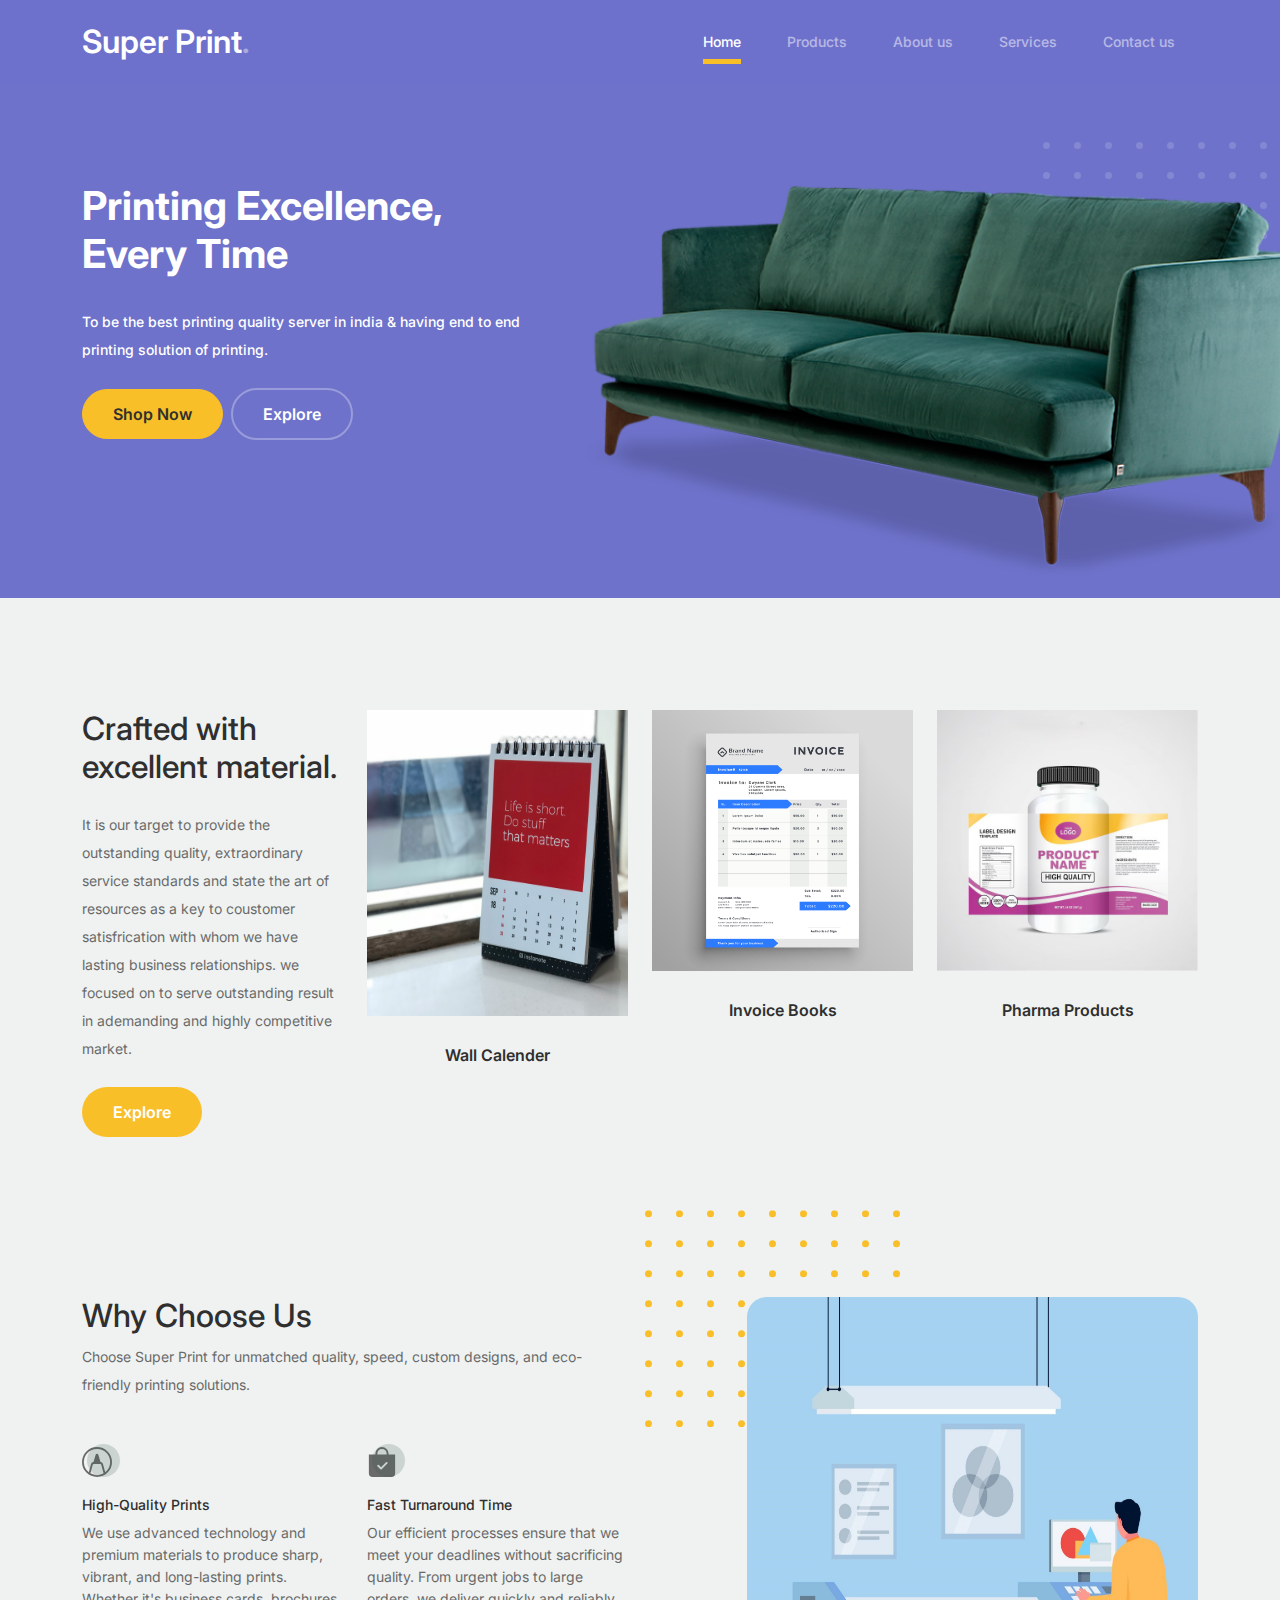
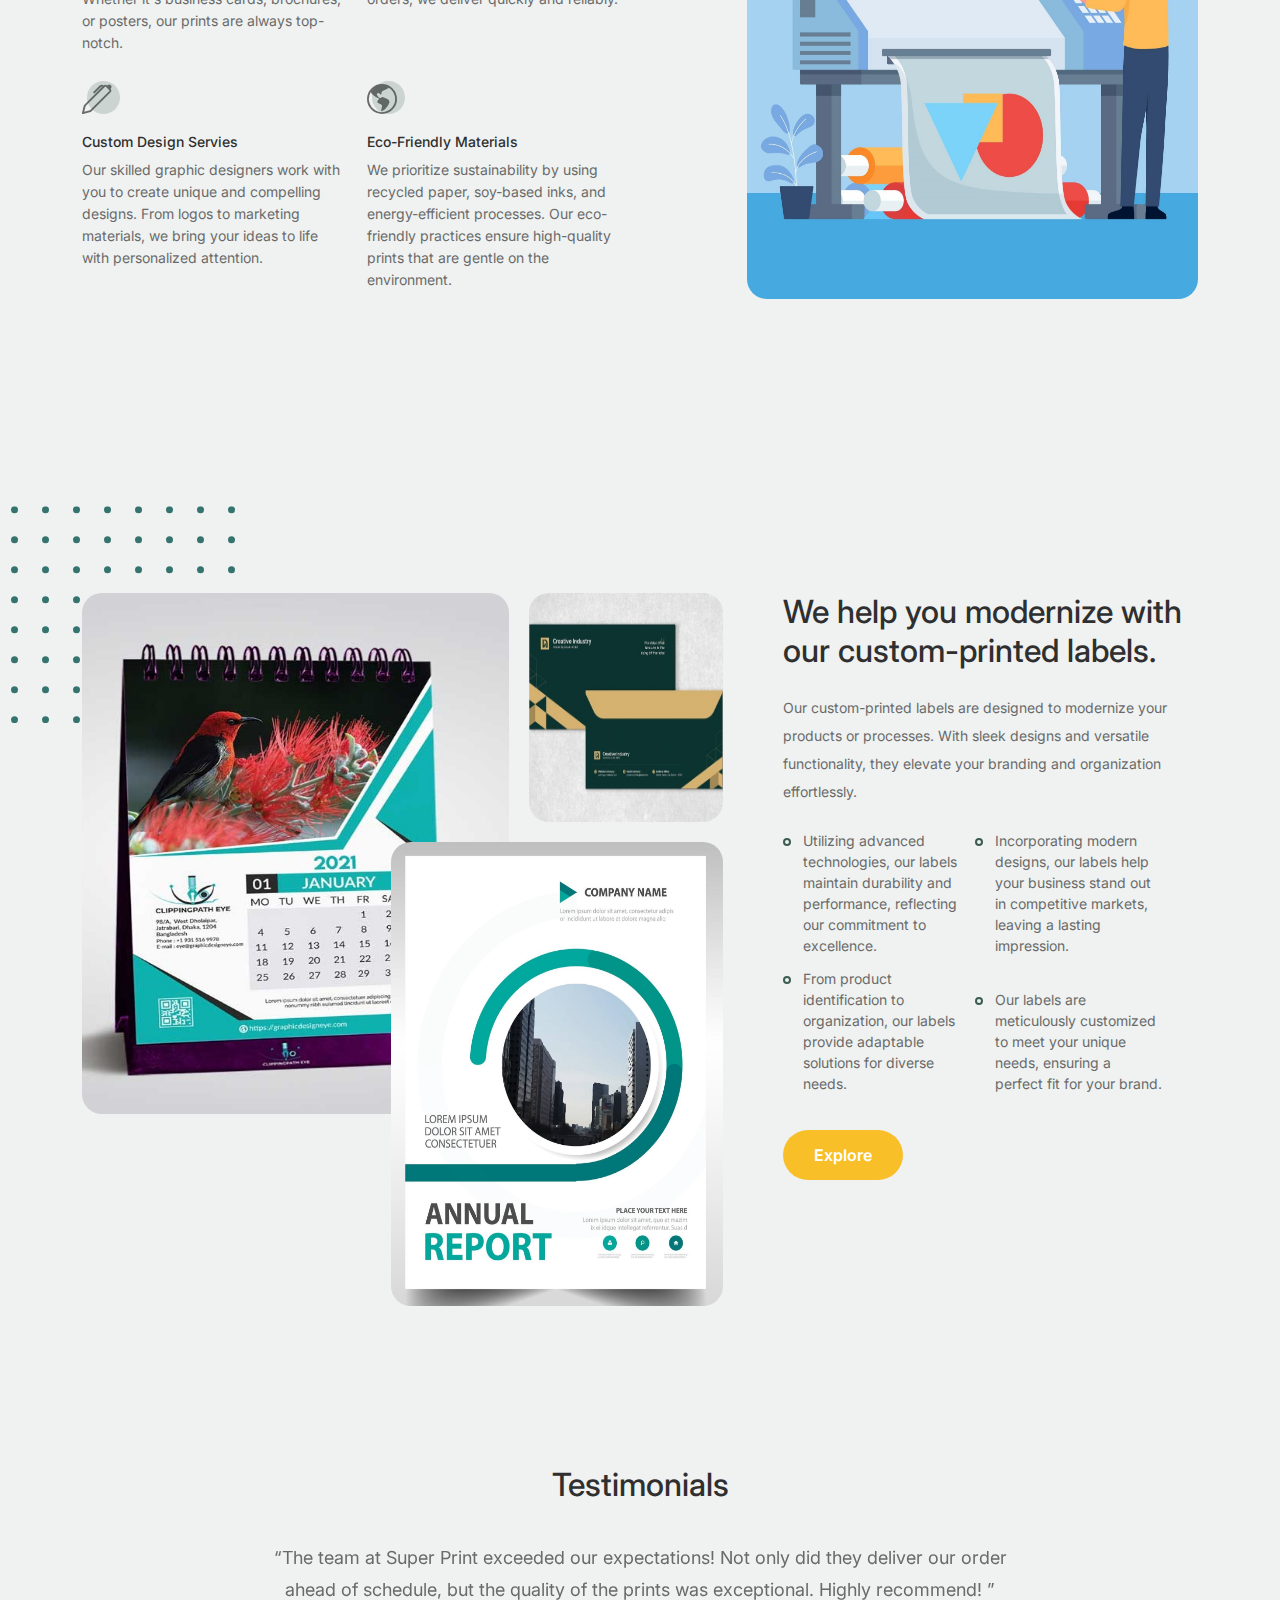
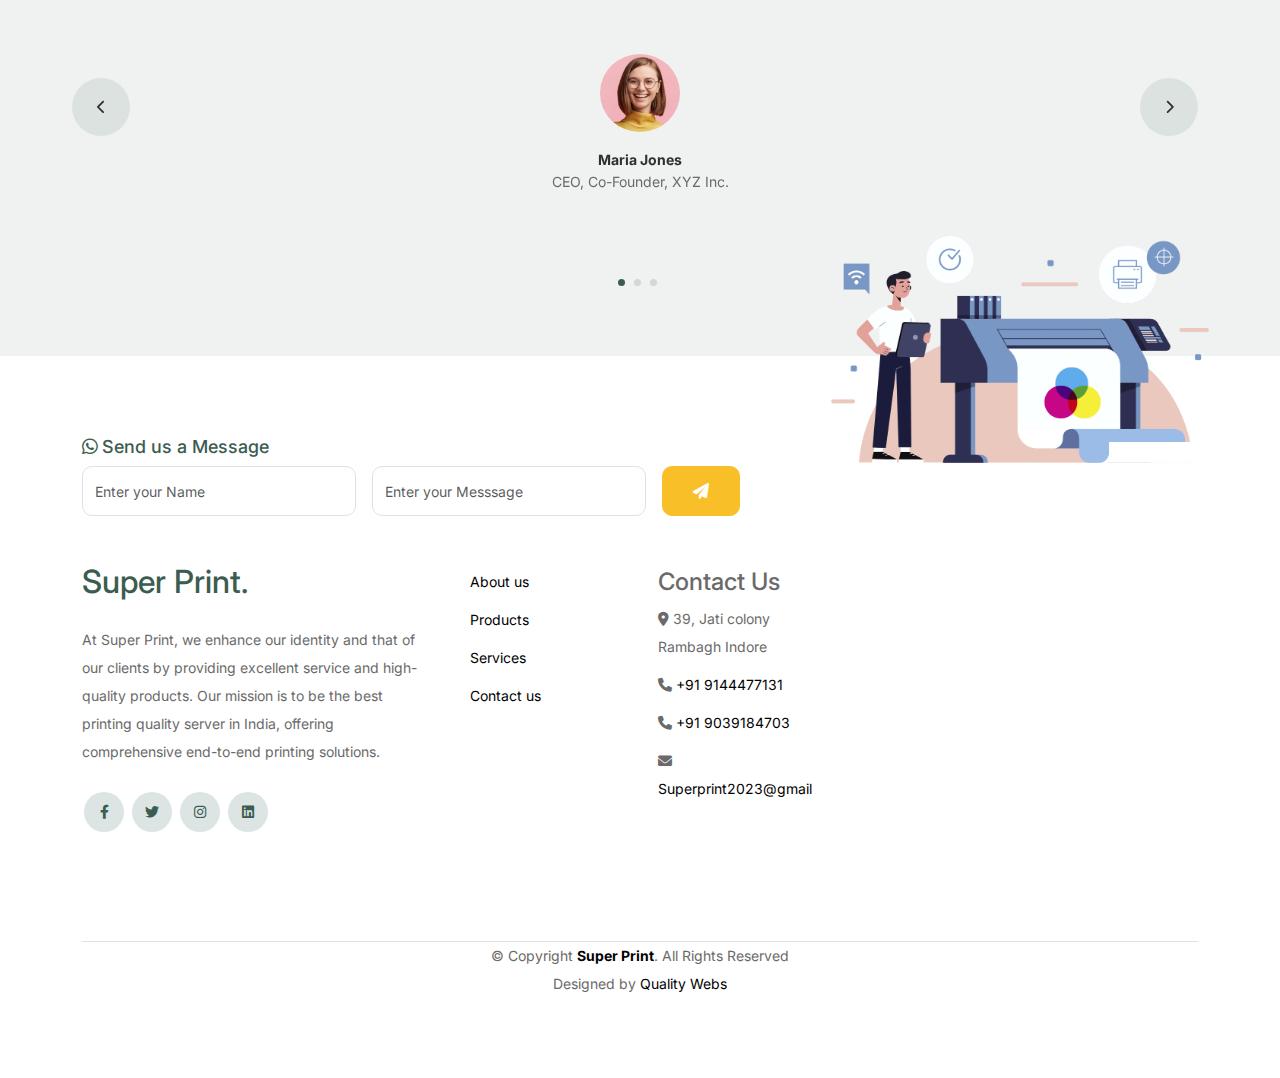
<file: index.html>
<!-- /*
* Bootstrap 5
* Template Name: Furni
* Template Author: Untree.co
* Template URI: https://untree.co/
* License: https://creativecommons.org/licenses/by/3.0/
*/ -->
<!doctype html>
<html lang="en">
<head>
  <meta charset="utf-8">
  <meta name="viewport" content="width=device-width, initial-scale=1, shrink-to-fit=no">
  <meta name="author" content="Untree.co">
  <link rel="shortcut icon" href="favicon.png">

  <meta name="description" content="" />
  <meta name="keywords" content="bootstrap, bootstrap4" />

		<!-- Bootstrap CSS -->
		<link href="css/bootstrap.min.css" rel="stylesheet">
		<link href="https://cdnjs.cloudflare.com/ajax/libs/font-awesome/6.0.0-beta3/css/all.min.css" rel="stylesheet">
		<link href="https://cdn.jsdelivr.net/npm/bootstrap@5.3.3/dist/css/bootstrap.min.css" rel="stylesheet" integrity="sha384-QWTKZyjpPEjISv5WaRU9OFeRpok6YctnYmDr5pNlyT2bRjXh0JMhjY6hW+ALEwIH" crossorigin="anonymous">
		<link href="css/tiny-slider.css" rel="stylesheet">
		<link href="css/style.css" rel="stylesheet">
		<title>Furni Free Bootstrap 5 Template for Furniture and Interior Design Websites by Untree.co </title>
	</head>

	<body>

		<!-- Start Header/Navigation -->
		<nav class="custom-navbar navbar navbar navbar-expand-md navbar-dark bg-dark" arial-label="Furni navigation bar">

			<div class="container">
				<a class="navbar-brand" href="index.html">Super Print<span>.</span></a>

				<button class="navbar-toggler" type="button" data-bs-toggle="collapse" data-bs-target="#navbarsFurni" aria-controls="navbarsFurni" aria-expanded="false" aria-label="Toggle navigation">
					<span class="navbar-toggler-icon"></span>
				</button>

				<div class="collapse navbar-collapse" id="navbarsFurni">
					<ul class="custom-navbar-nav navbar-nav ms-auto mb-2 mb-md-0">
						<li class="nav-item active"><a class="nav-link" href="index.html">Home</a></li>
  						<li><a class="nav-link" href="shop.html">Products</a></li>
						<li><a class="nav-link" href="about.html">About us</a></li>
						<li><a class="nav-link" href="services.html">Services</a></li>
						<li><a class="nav-link" href="contact.html">Contact us</a></li>
					</ul>
				</div>
			</div>
				
		</nav>
		<!-- End Header/Navigation -->

		<!-- Start Hero Section -->
			<div class="hero">
				<div class="container">
					<div class="row justify-content-between">
						<div class="col-lg-5">
							<div class="intro-excerpt">
								<h1>Printing Excellence, <span clsas="d-block">Every Time</span></h1>
								<p class="mb-4">To be the best printing quality server in india & having end to end printing solution of printing.</p>
								<p><a href="" class="btn btn-secondary me-2">Shop Now</a><a href="#" class="btn btn-white-outline">Explore</a></p>
							</div>
						</div>
						<div class="col-lg-7">
							<div class="hero-img-wrap">
								<img src="images/couch.png" class="img-fluid">
							</div>
						</div>
					</div>
				</div>
			</div>
		<!-- End Hero Section -->

		<!-- Start Product Section -->
		<div class="product-section" style="padding-bottom: 2rem;">
			<div class="container">
				<div class="row">

					<!-- Start Column 1 -->
					<div class="col-md-12 col-lg-3 mb-5 mb-lg-0">
						<h2 class="mb-4 section-title">Crafted with excellent material.</h2>
						<p class="mb-4">It is our target to provide the outstanding quality, extraordinary service standards and state the art of resources as a key to coustomer satisfrication with whom we have lasting business relationships. we focused on to serve outstanding result in ademanding and highly competitive market. </p>
						<p><a href="shop.html" class="btn">Explore</a></p>
					</div> 
					<!-- End Column 1 -->

					<!-- Start Column 2 -->
					<div class="col-12 col-md-4 col-lg-3 mb-5 mb-md-0">
						<a class="product-item" href="cart.html">
							<img src="images/Calneder 2.jpg" class="img-fluid product-thumbnail" style="height: 306px; width: 306px;">
							<h3 class="product-title">Wall Calender</h3>

							<span class="icon-cross">
								<img src="images/cross.svg" class="img-fluid">
							</span>
						</a>
					</div> 
					<!-- End Column 2 -->

					<!-- Start Column 3 -->
					<div class="col-12 col-md-4 col-lg-3 mb-5 mb-md-0">
						<a class="product-item" href="cart.html">
							<img src="images/Bill Book.jpg" class="img-fluid product-thumbnail">
							<h3 class="product-title">Invoice Books</h3>

							<span class="icon-cross">
								<img src="images/cross.svg" class="img-fluid">
							</span>
						</a>
					</div>
					<!-- End Column 3 -->

					<!-- Start Column 4 -->
					<div class="col-12 col-md-4 col-lg-3 mb-5 mb-md-0">
						<a class="product-item" href="cart.html">
							<img src="images/Medicines.jpg" class="img-fluid product-thumbnail">
							<h3 class="product-title">Pharma Products</h3>

							<span class="icon-cross">
								<img src="images/cross.svg" class="img-fluid">
							</span>
						</a>
					</div>
					<!-- End Column 4 -->

				</div>
			</div>
		</div>
		<!-- End Product Section -->

		<!-- Start Why Choose Us Section -->
		<div class="why-choose-section">
			<div class="container">
				<div class="row justify-content-between">
					<div class="col-lg-6">
						<h2 class="section-title">Why Choose Us</h2>
						<p>Choose Super Print for unmatched quality, speed, custom designs, and eco-friendly printing solutions.</p>

						<div class="row my-5">
							<div class="col-6 col-md-6">
								<div class="feature">
									<div class="icon">
										<svg xmlns="http://www.w3.org/2000/svg" width="30" height="30" fill="currentColor" class="bi bi-marker-tip" viewBox="0 0 16 16">
											<path d="M16 8A8 8 0 1 1 0 8a8 8 0 0 1 16 0m-4.5 6.064-1.281-4.696A.5.5 0 0 0 9.736 9H6.264a.5.5 0 0 0-.483.368l-1.28 4.696A6.97 6.97 0 0 0 8 15c1.275 0 2.47-.34 3.5-.936m.873-.598a7 7 0 1 0-8.746 0l1.19-4.36a1.5 1.5 0 0 1 1.31-1.1l1.155-3.851c.213-.713 1.223-.713 1.436 0l1.156 3.851a1.5 1.5 0 0 1 1.31 1.1z"/>
										</svg>
									</div>
									<h3>High-Quality Prints</h3>
									<p>We use advanced technology and premium materials to produce sharp, vibrant, and long-lasting prints. Whether it's business cards, brochures, or posters, our prints are always top-notch.</p>
								</div>
							</div>

							<div class="col-6 col-md-6">
								<div class="feature">
									<div class="icon">
										<svg xmlns="http://www.w3.org/2000/svg" width="30" height="30" fill="currentColor" class="bi bi-bag-check-fill" viewBox="0 0 16 16">
											<path fill-rule="evenodd" d="M10.5 3.5a2.5 2.5 0 0 0-5 0V4h5zm1 0V4H15v10a2 2 0 0 1-2 2H3a2 2 0 0 1-2-2V4h3.5v-.5a3.5 3.5 0 1 1 7 0m-.646 5.354a.5.5 0 0 0-.708-.708L7.5 10.793 6.354 9.646a.5.5 0 1 0-.708.708l1.5 1.5a.5.5 0 0 0 .708 0z"/>
										</svg>
									</div>
									<h3>Fast Turnaround Time</h3>
									<p>Our efficient processes ensure that we meet your deadlines without sacrificing quality. From urgent jobs to large orders, we deliver quickly and reliably.</p>
								</div>
							</div>

							<div class="col-6 col-md-6">
								<div class="feature">
									<div class="icon">
										<svg xmlns="http://www.w3.org/2000/svg" width="30" height="30" fill="currentColor" class="bi bi-pen" viewBox="0 0 16 16">
											<path d="m13.498.795.149-.149a1.207 1.207 0 1 1 1.707 1.708l-.149.148a1.5 1.5 0 0 1-.059 2.059L4.854 14.854a.5.5 0 0 1-.233.131l-4 1a.5.5 0 0 1-.606-.606l1-4a.5.5 0 0 1 .131-.232l9.642-9.642a.5.5 0 0 0-.642.056L6.854 4.854a.5.5 0 1 1-.708-.708L9.44.854A1.5 1.5 0 0 1 11.5.796a1.5 1.5 0 0 1 1.998-.001m-.644.766a.5.5 0 0 0-.707 0L1.95 11.756l-.764 3.057 3.057-.764L14.44 3.854a.5.5 0 0 0 0-.708z"/>
										</svg>
									</div>
									<h3>Custom Design Servies</h3>
									<p>Our skilled graphic designers work with you to create unique and compelling designs. From logos to marketing materials, we bring your ideas to life with personalized attention.</p>
								</div>
							</div>

							<div class="col-6 col-md-6">
								<div class="feature">
									<div class="icon">
										<svg xmlns="http://www.w3.org/2000/svg" width="30" height="30" fill="currentColor" class="bi bi-globe-americas" viewBox="0 0 16 16">
											<path d="M8 0a8 8 0 1 0 0 16A8 8 0 0 0 8 0M2.04 4.326c.325 1.329 2.532 2.54 3.717 3.19.48.263.793.434.743.484q-.121.12-.242.234c-.416.396-.787.749-.758 1.266.035.634.618.824 1.214 1.017.577.188 1.168.38 1.286.983.082.417-.075.988-.22 1.52-.215.782-.406 1.48.22 1.48 1.5-.5 3.798-3.186 4-5 .138-1.243-2-2-3.5-2.5-.478-.16-.755.081-.99.284-.172.15-.322.279-.51.216-.445-.148-2.5-2-1.5-2.5.78-.39.952-.171 1.227.182.078.099.163.208.273.318.609.304.662-.132.723-.633.039-.322.081-.671.277-.867.434-.434 1.265-.791 2.028-1.12.712-.306 1.365-.587 1.579-.88A7 7 0 1 1 2.04 4.327Z"/>
										</svg>
									</div>
									<h3>Eco-Friendly Materials</h3>
									<p>We prioritize sustainability by using recycled paper, soy-based inks, and energy-efficient processes. Our eco-friendly practices ensure high-quality prints that are gentle on the environment.</p>
								</div>
							</div>

						</div>
					</div>

					<div class="col-lg-5">
						<div class="img-wrap">
							<img src="images/printing-indrustry.jpg" style="height: 602.3px; width: 526px;" alt="Image" class="img-fluid">
						</div>
					</div>

				</div>
			</div>
		</div>
		<!-- End Why Choose Us Section -->

		<!-- Start We Help Section -->
		<div class="we-help-section">
			<div class="container">
				<div class="row justify-content-between">
					<div class="col-lg-7 mb-5 mb-lg-0">
						<div class="imgs-grid">
							<div class="grid grid-1"><img src="images/print-1.jpg" style="height: 520.412px; width: 427.325px;" alt="Untree.co"></div>
							<div class="grid grid-2"><img src="images/print-21.jpg" style="height: 228.675px; width: 228.675px;" alt="Untree.co"></div>
							<div class="grid grid-3"><img src="images/print-3.jpg" style="width: 386.825px; height: 463.850px;" alt="Untree.co"></div>
						</div>
					</div>
					<div class="col-lg-5 ps-lg-5">
						<h2 class="section-title mb-4">We help you modernize with our custom-printed labels.</h2>
						<p>Our custom-printed labels are designed to modernize your products or processes. With sleek designs and versatile functionality, they elevate your branding and organization effortlessly.</p>

						<ul class="list-unstyled custom-list my-4">
							<li>Utilizing advanced technologies, our labels maintain durability and performance, reflecting our commitment to excellence.</li>
							<li>Incorporating modern designs, our labels help your business stand out in competitive markets, leaving a lasting impression.</li>
							<li>From product identification to organization, our labels provide adaptable solutions for diverse needs.</li>
							<li>Our labels are meticulously customized to meet your unique needs, ensuring a perfect fit for your brand.</li>
						</ul>
						<p><a herf="#" class="btn">Explore</a></p>
					</div>
				</div>
			</div>
		</div>
		<!-- End We Help Section -->

		<!-- Start Testimonial Slider -->
		<div class="testimonial-section">
			<div class="container">
				<div class="row">
					<div class="col-lg-7 mx-auto text-center">
						<h2 class="section-title">Testimonials</h2>
					</div>
				</div>

				<div class="row justify-content-center">
					<div class="col-lg-12">
						<div class="testimonial-slider-wrap text-center">

							<div id="testimonial-nav">
								<span class="prev" data-controls="prev"><span class="fa fa-chevron-left"></span></span>
								<span class="next" data-controls="next"><span class="fa fa-chevron-right"></span></span>
							</div>

							<div class="testimonial-slider">
								
								<div class="item">
									<div class="row justify-content-center">
										<div class="col-lg-8 mx-auto">

											<div class="testimonial-block text-center">
												<blockquote class="mb-5">
													<p>&ldquo;The team at Super Print exceeded our expectations! Not only did they deliver our order ahead of schedule, but the quality of the prints was exceptional. Highly recommend! &rdquo;</p>
												</blockquote>

												<div class="author-info">
													<div class="author-pic">
														<img src="images/person-1.png" alt="Maria Jones" class="img-fluid">
													</div>
													<h3 class="font-weight-bold">Maria Jones</h3>
													<span class="position d-block mb-3">CEO, Co-Founder, XYZ Inc.</span>
												</div>
											</div>

										</div>
									</div>
								</div> 
								<!-- END item -->

								<div class="item">
									<div class="row justify-content-center">
										<div class="col-lg-8 mx-auto">

											<div class="testimonial-block text-center">
												<blockquote class="mb-5">
													<p>&ldquo; I've been using Super Print for all my printing needs for years now, and they never disappoint. Their attention to detail and commitment to customer satisfaction are unmatched. It's a pleasure doing business with them. &rdquo;</p>
												</blockquote>

												<div class="author-info">
													<div class="author-pic">
														<img src="images/person-1.png" alt="Maria Jones" class="img-fluid">
													</div>
													<h3 class="font-weight-bold">Maria Jones</h3>
													<span class="position d-block mb-3">CEO, Co-Founder, XYZ Inc.</span>
												</div>
											</div>

										</div>
									</div>
								</div> 
								<!-- END item -->

								<div class="item">
									<div class="row justify-content-center">
										<div class="col-lg-8 mx-auto">

											<div class="testimonial-block text-center">
												<blockquote class="mb-5">
													<p>&ldquo;Super Print has been instrumental in helping us elevate our brand with their creative designs and high-quality prints. Their professionalism and reliability make them our go-to printing partner for all our marketing materials. &rdquo;</p>
												</blockquote>

												<div class="author-info">
													<div class="author-pic">
														<img src="images/person-1.png" alt="Maria Jones" class="img-fluid">
													</div>
													<h3 class="font-weight-bold">Maria Jones</h3>
													<span class="position d-block mb-3">CEO, Co-Founder, XYZ Inc.</span>
												</div>
											</div>

										</div>
									</div>
								</div> 
								<!-- END item -->

							</div>

						</div>
					</div>
				</div>
			</div>
		</div>
		<!-- End Testimonial Slider -->

		<!-- Start Footer Section -->
		<footer class="footer-section">
			<div class="container relative">

				<div class="sofa-img">
					<img src="images/footer image.png" alt="Image" class="img-fluid">
				</div>

				<div class="row">
					<div class="col-lg-8">
						<div class="subscription-form">
							<h3 class="d-flex align-items-center"><span class="me-1"><i class="fa-brands fa-whatsapp"></i></span><span>Send us a Message</span></h3>

							<form action="#" class="row g-3">
								<div class="col-auto">
									<input type="text" class="form-control" placeholder="Enter your Name">
								</div>
								<div class="col-auto">
									<input type="email" class="form-control" placeholder="Enter your Messsage">
								</div>
								<div class="col-auto">
									<button class="btn btn-primary">
										<span class="fa fa-paper-plane"></span>
									</button>
								</div>
							</form>

						</div>
					</div>
				</div>


				
				<div class="row g-5 mb-5">
					<div class="col-lg-4" style="
					margin-top: 20px;">
						<div class="mb-4 footer-logo-wrap"><a href="#" class="footer-logo">Super Print<span>.</span></a></div>
						<p class="mb-4">At Super Print, we enhance our identity and that of our clients by providing excellent service and high-quality products. Our mission is to be the best printing quality server in India, offering comprehensive end-to-end printing solutions. </p>

						<ul class="list-unstyled custom-social">
							<li><a href="#"><span class="fa fa-brands fa-facebook-f"></span></a></li>
							<li><a href="#"><span class="fa fa-brands fa-twitter"></span></a></li>
							<li><a href="https://www.instagram.com/superprint_india/"><span class="fa fa-brands fa-instagram"></span></a></li>
							<li><a href="https://www.linkedin.com/in/mukul-sahu-8448b2303/"><span class="fa fa-brands fa-linkedin"></span></a></li>
						</ul>
					</div>

					<div class="col-lg-8" style="margin-top: 10px;">
						<div class="row links-wrap" style="margin-top: 10px;">
							<div class="col-6 col-sm-6 col-md-3">
								<ul class="list-unstyled">
									<li><a href="about.html">About us</a></li>
									<li><a href="shop.html">Products</a></li>
									<li><a href="services.html">Services</a></li>
									<li><a href="contact.html">Contact us</a></li>
								</ul>
							</div>
							
							<div class="col-6 col-sm-6 col-md-3" style="margin-right: 100px;">
								<h4>Contact Us</h4>	
								<ul class="list-unstyled">
									<li><i class="fa-solid fa-location-dot"></i>  39, Jati colony Rambagh Indore </li>
									
									<li><i class="fa-solid fa-phone"></i><a href="tel:+91 9144477131"> +91 9144477131</a></li>
									<li><i class="fa-solid fa-phone"></i><a href="tel:+91 9039184703"> +91 9039184703</a></li>
									<li><i class="fa-solid fa-envelope"></i></i><a href="mailto:Superprint2023@gmail"> Superprint2023@gmail</a></li>
									
								</ul>
							</div>

							<div class="col-6 col-sm-6 col-md-3">
								<ul class="list-unstyled">
									
									<iframe src="https://www.google.com/maps/embed?pb=!1m18!1m12!1m3!1d3680.01993259331!2d75.85773019999999!3d22.727500499999994!2m3!1f0!2f0!3f0!3m2!1i1024!2i768!4f13.1!3m3!1m2!1s0x3962fd0052dcb14b%3A0x63391dbfbcf9d472!2ssuper%20print!5e0!3m2!1sen!2sin!4v1717056366718!5m2!1sen!2sin" width="300" height="300" style="border:0;" allowfullscreen="" loading="lazy" referrerpolicy="no-referrer-when-downgrade"></iframe>
								
								</ul>
							</div>

							
						</div>
					</div>

				</div>

				<!-- <div class="border-top" style="align-content: center;">
					
							<p class="mb-2 text-center text-lg-start">Copyright &copy;:Super Print <br> Designed with love by <a href="https://qualitywebs.online">Quality Webs</a>  
            </p>
						
				</div>

			</div> -->
			<div class="container-credits border-top">
				<div class="copyright">
				  &copy; Copyright <strong><span><a href="index.html">Super Print</a></span></strong>. All Rights Reserved
				</div>
				<div class="credits">
				  Designed by <a href="https://qualitywebs.in/">Quality Webs</a>
				</div>
			  </div>
		</footer>
		<!-- End Footer Section -->	



		<script src="js/bootstrap.bundle.min.js"></script>
		<script src="https://cdn.jsdelivr.net/npm/bootstrap@5.3.3/dist/js/bootstrap.bundle.min.js" integrity="sha384-YvpcrYf0tY3lHB60NNkmXc5s9fDVZLESaAA55NDzOxhy9GkcIdslK1eN7N6jIeHz" crossorigin="anonymous"></script>
		<script src="js/tiny-slider.js"></script>
		<script src="js/custom.js"></script>
	</body>

</html>
</file>
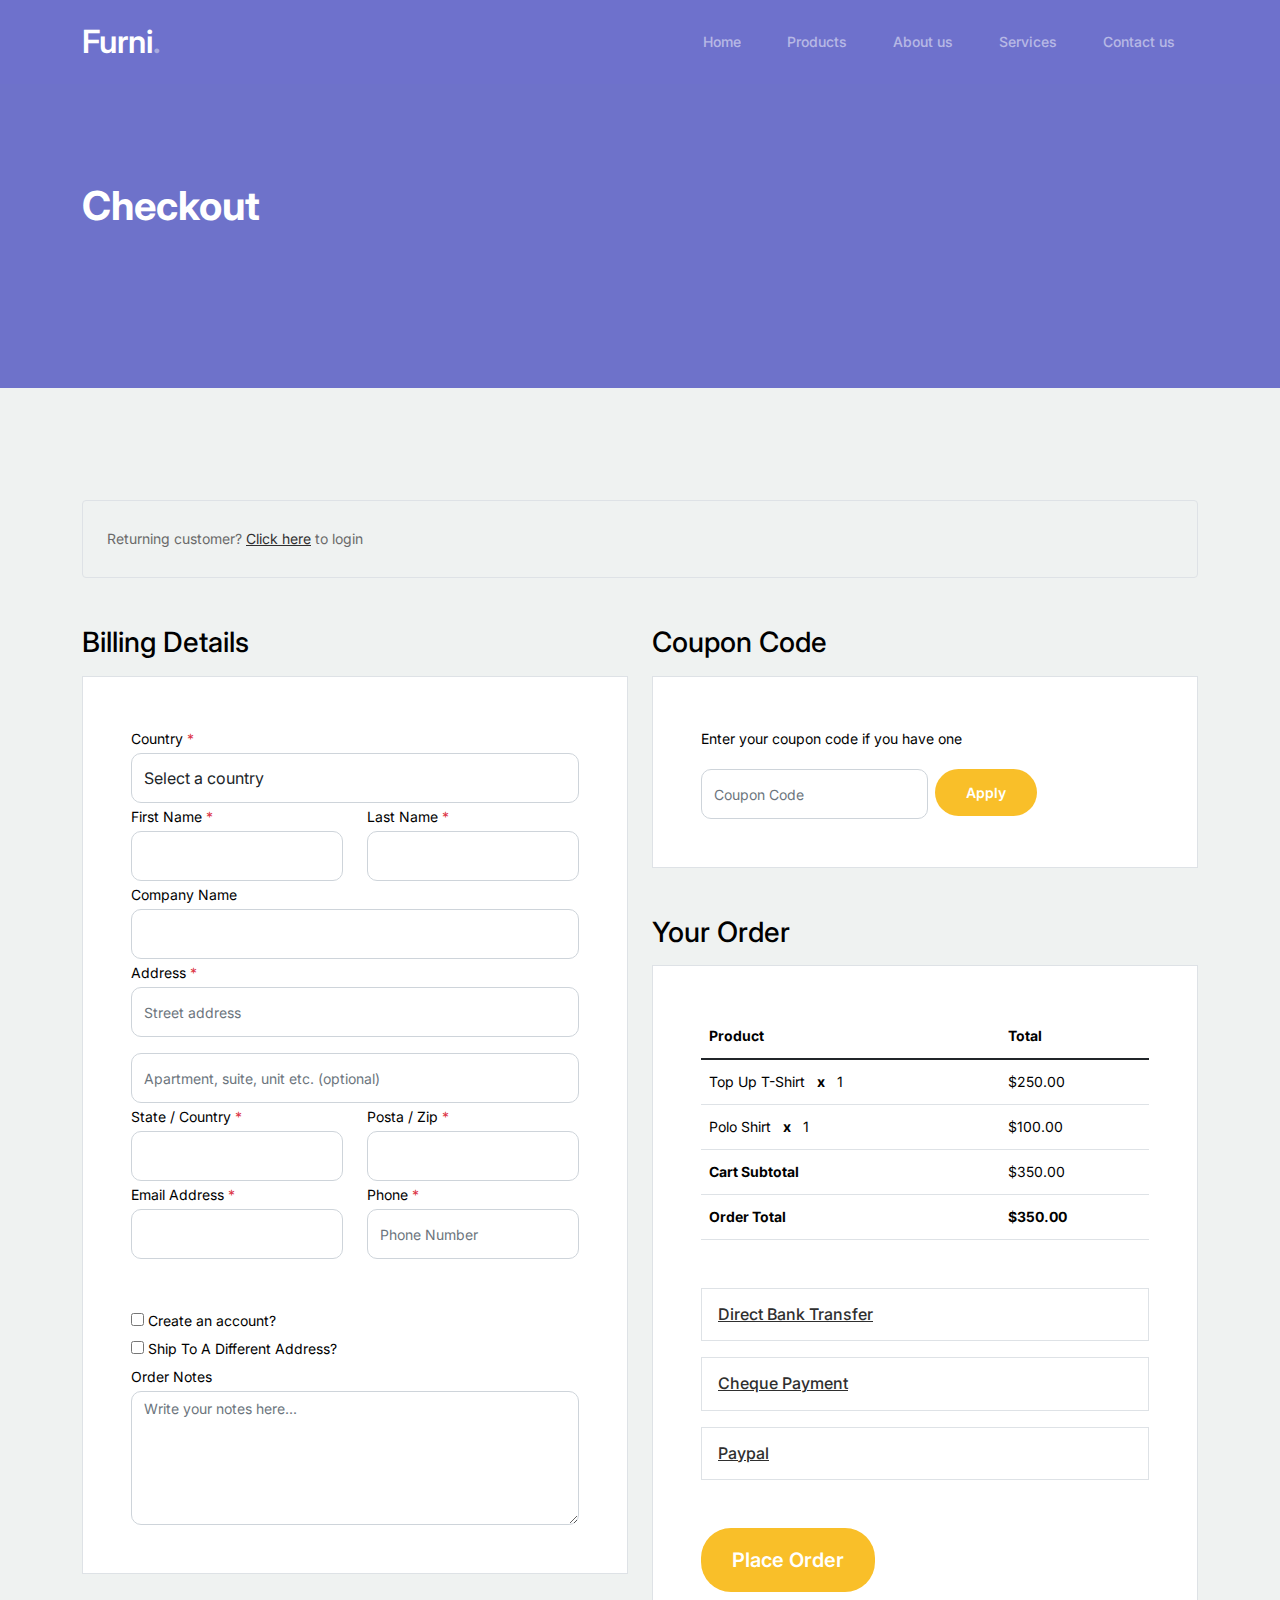
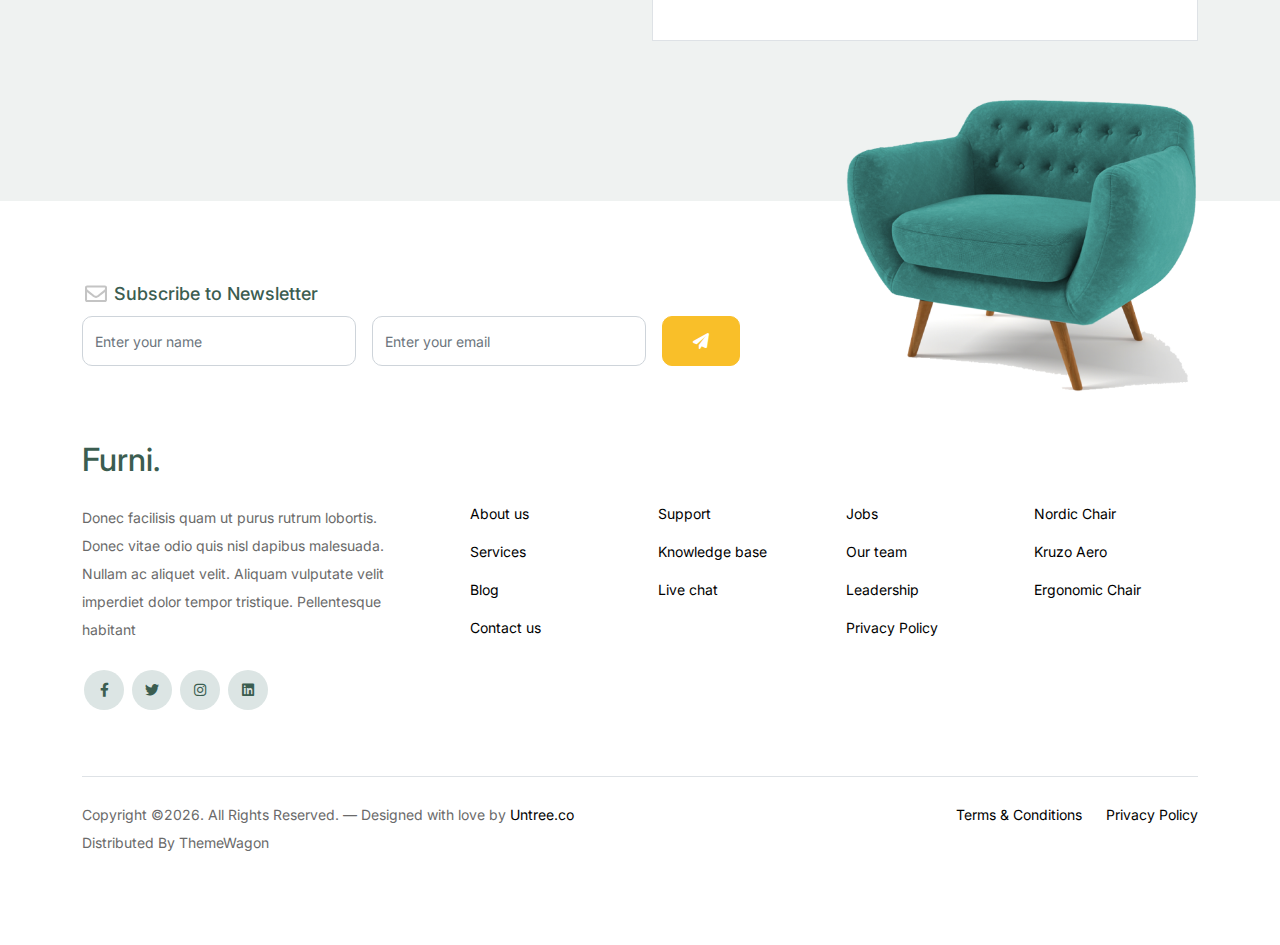
<file: checkout.html>
<!doctype html>
<html lang="en">
<head>
  <meta charset="utf-8">
  <meta name="viewport" content="width=device-width, initial-scale=1, shrink-to-fit=no">
  <meta name="author" content="Untree.co">
  <link rel="shortcut icon" href="favicon.png">

  <meta name="description" content="" />
  <meta name="keywords" content="bootstrap, bootstrap4" />

		<!-- Bootstrap CSS -->
		<link href="css/bootstrap.min.css" rel="stylesheet">
		<link href="https://cdnjs.cloudflare.com/ajax/libs/font-awesome/6.0.0-beta3/css/all.min.css" rel="stylesheet">
		<link href="css/tiny-slider.css" rel="stylesheet">
		<link href="css/style.css" rel="stylesheet">
		<title>Furni Free Bootstrap 5 Template for Furniture and Interior Design Websites by Untree.co </title>
	</head>

	<body>

		<!-- Start Header/Navigation -->
		<nav class="custom-navbar navbar navbar navbar-expand-md navbar-dark bg-dark" arial-label="Furni navigation bar">

			<div class="container">
				<a class="navbar-brand" href="index.html">Furni<span>.</span></a>

				<button class="navbar-toggler" type="button" data-bs-toggle="collapse" data-bs-target="#navbarsFurni" aria-controls="navbarsFurni" aria-expanded="false" aria-label="Toggle navigation">
					<span class="navbar-toggler-icon"></span>
				</button>

				<div class="collapse navbar-collapse" id="navbarsFurni">
					<ul class="custom-navbar-nav navbar-nav ms-auto mb-2 mb-md-0">
						<li class="nav-item ">
							<a class="nav-link" href="index.html">Home</a>
						</li>
  						<li><a class="nav-link" href="shop.html">Products</a></li>
						<li><a class="nav-link" href="about.html">About us</a></li>
						<li><a class="nav-link" href="services.html">Services</a></li>
 
						<li><a class="nav-link" href="contact.html">Contact us</a></li>
					</ul>

  
				</div>
			</div>
				
		</nav>
		<!-- End Header/Navigation -->

		<!-- Start Hero Section -->
			<div class="hero">
				<div class="container">
					<div class="row justify-content-between">
						<div class="col-lg-5">
							<div class="intro-excerpt">
								<h1>Checkout</h1>
							</div>
						</div>
						<div class="col-lg-7">
							
						</div>
					</div>
				</div>
			</div>
		<!-- End Hero Section -->

		<div class="untree_co-section">
		    <div class="container">
		      <div class="row mb-5">
		        <div class="col-md-12">
		          <div class="border p-4 rounded" role="alert">
		            Returning customer? <a href="#">Click here</a> to login
		          </div>
		        </div>
		      </div>
		      <div class="row">
		        <div class="col-md-6 mb-5 mb-md-0">
		          <h2 class="h3 mb-3 text-black">Billing Details</h2>
		          <div class="p-3 p-lg-5 border bg-white">
		            <div class="form-group">
		              <label for="c_country" class="text-black">Country <span class="text-danger">*</span></label>
		              <select id="c_country" class="form-control">
		                <option value="1">Select a country</option>    
		                <option value="2">bangladesh</option>    
		                <option value="3">Algeria</option>    
		                <option value="4">Afghanistan</option>    
		                <option value="5">Ghana</option>    
		                <option value="6">Albania</option>    
		                <option value="7">Bahrain</option>    
		                <option value="8">Colombia</option>    
		                <option value="9">Dominican Republic</option>    
		              </select>
		            </div>
		            <div class="form-group row">
		              <div class="col-md-6">
		                <label for="c_fname" class="text-black">First Name <span class="text-danger">*</span></label>
		                <input type="text" class="form-control" id="c_fname" name="c_fname">
		              </div>
		              <div class="col-md-6">
		                <label for="c_lname" class="text-black">Last Name <span class="text-danger">*</span></label>
		                <input type="text" class="form-control" id="c_lname" name="c_lname">
		              </div>
		            </div>

		            <div class="form-group row">
		              <div class="col-md-12">
		                <label for="c_companyname" class="text-black">Company Name </label>
		                <input type="text" class="form-control" id="c_companyname" name="c_companyname">
		              </div>
		            </div>

		            <div class="form-group row">
		              <div class="col-md-12">
		                <label for="c_address" class="text-black">Address <span class="text-danger">*</span></label>
		                <input type="text" class="form-control" id="c_address" name="c_address" placeholder="Street address">
		              </div>
		            </div>

		            <div class="form-group mt-3">
		              <input type="text" class="form-control" placeholder="Apartment, suite, unit etc. (optional)">
		            </div>

		            <div class="form-group row">
		              <div class="col-md-6">
		                <label for="c_state_country" class="text-black">State / Country <span class="text-danger">*</span></label>
		                <input type="text" class="form-control" id="c_state_country" name="c_state_country">
		              </div>
		              <div class="col-md-6">
		                <label for="c_postal_zip" class="text-black">Posta / Zip <span class="text-danger">*</span></label>
		                <input type="text" class="form-control" id="c_postal_zip" name="c_postal_zip">
		              </div>
		            </div>

		            <div class="form-group row mb-5">
		              <div class="col-md-6">
		                <label for="c_email_address" class="text-black">Email Address <span class="text-danger">*</span></label>
		                <input type="text" class="form-control" id="c_email_address" name="c_email_address">
		              </div>
		              <div class="col-md-6">
		                <label for="c_phone" class="text-black">Phone <span class="text-danger">*</span></label>
		                <input type="text" class="form-control" id="c_phone" name="c_phone" placeholder="Phone Number">
		              </div>
		            </div>

		            <div class="form-group">
		              <label for="c_create_account" class="text-black" data-bs-toggle="collapse" href="#create_an_account" role="button" aria-expanded="false" aria-controls="create_an_account"><input type="checkbox" value="1" id="c_create_account"> Create an account?</label>
		              <div class="collapse" id="create_an_account">
		                <div class="py-2 mb-4">
		                  <p class="mb-3">Create an account by entering the information below. If you are a returning customer please login at the top of the page.</p>
		                  <div class="form-group">
		                    <label for="c_account_password" class="text-black">Account Password</label>
		                    <input type="email" class="form-control" id="c_account_password" name="c_account_password" placeholder="">
		                  </div>
		                </div>
		              </div>
		            </div>


		            <div class="form-group">
		              <label for="c_ship_different_address" class="text-black" data-bs-toggle="collapse" href="#ship_different_address" role="button" aria-expanded="false" aria-controls="ship_different_address"><input type="checkbox" value="1" id="c_ship_different_address"> Ship To A Different Address?</label>
		              <div class="collapse" id="ship_different_address">
		                <div class="py-2">

		                  <div class="form-group">
		                    <label for="c_diff_country" class="text-black">Country <span class="text-danger">*</span></label>
		                    <select id="c_diff_country" class="form-control">
		                      <option value="1">Select a country</option>    
		                      <option value="2">bangladesh</option>    
		                      <option value="3">Algeria</option>    
		                      <option value="4">Afghanistan</option>    
		                      <option value="5">Ghana</option>    
		                      <option value="6">Albania</option>    
		                      <option value="7">Bahrain</option>    
		                      <option value="8">Colombia</option>    
		                      <option value="9">Dominican Republic</option>    
		                    </select>
		                  </div>


		                  <div class="form-group row">
		                    <div class="col-md-6">
		                      <label for="c_diff_fname" class="text-black">First Name <span class="text-danger">*</span></label>
		                      <input type="text" class="form-control" id="c_diff_fname" name="c_diff_fname">
		                    </div>
		                    <div class="col-md-6">
		                      <label for="c_diff_lname" class="text-black">Last Name <span class="text-danger">*</span></label>
		                      <input type="text" class="form-control" id="c_diff_lname" name="c_diff_lname">
		                    </div>
		                  </div>

		                  <div class="form-group row">
		                    <div class="col-md-12">
		                      <label for="c_diff_companyname" class="text-black">Company Name </label>
		                      <input type="text" class="form-control" id="c_diff_companyname" name="c_diff_companyname">
		                    </div>
		                  </div>

		                  <div class="form-group row  mb-3">
		                    <div class="col-md-12">
		                      <label for="c_diff_address" class="text-black">Address <span class="text-danger">*</span></label>
		                      <input type="text" class="form-control" id="c_diff_address" name="c_diff_address" placeholder="Street address">
		                    </div>
		                  </div>

		                  <div class="form-group">
		                    <input type="text" class="form-control" placeholder="Apartment, suite, unit etc. (optional)">
		                  </div>

		                  <div class="form-group row">
		                    <div class="col-md-6">
		                      <label for="c_diff_state_country" class="text-black">State / Country <span class="text-danger">*</span></label>
		                      <input type="text" class="form-control" id="c_diff_state_country" name="c_diff_state_country">
		                    </div>
		                    <div class="col-md-6">
		                      <label for="c_diff_postal_zip" class="text-black">Posta / Zip <span class="text-danger">*</span></label>
		                      <input type="text" class="form-control" id="c_diff_postal_zip" name="c_diff_postal_zip">
		                    </div>
		                  </div>

		                  <div class="form-group row mb-5">
		                    <div class="col-md-6">
		                      <label for="c_diff_email_address" class="text-black">Email Address <span class="text-danger">*</span></label>
		                      <input type="text" class="form-control" id="c_diff_email_address" name="c_diff_email_address">
		                    </div>
		                    <div class="col-md-6">
		                      <label for="c_diff_phone" class="text-black">Phone <span class="text-danger">*</span></label>
		                      <input type="text" class="form-control" id="c_diff_phone" name="c_diff_phone" placeholder="Phone Number">
		                    </div>
		                  </div>

		                </div>

		              </div>
		            </div>

		            <div class="form-group">
		              <label for="c_order_notes" class="text-black">Order Notes</label>
		              <textarea name="c_order_notes" id="c_order_notes" cols="30" rows="5" class="form-control" placeholder="Write your notes here..."></textarea>
		            </div>

		          </div>
		        </div>
		        <div class="col-md-6">

		          <div class="row mb-5">
		            <div class="col-md-12">
		              <h2 class="h3 mb-3 text-black">Coupon Code</h2>
		              <div class="p-3 p-lg-5 border bg-white">

		                <label for="c_code" class="text-black mb-3">Enter your coupon code if you have one</label>
		                <div class="input-group w-75 couponcode-wrap">
		                  <input type="text" class="form-control me-2" id="c_code" placeholder="Coupon Code" aria-label="Coupon Code" aria-describedby="button-addon2">
		                  <div class="input-group-append">
		                    <button class="btn btn-black btn-sm" type="button" id="button-addon2">Apply</button>
		                  </div>
		                </div>

		              </div>
		            </div>
		          </div>

		          <div class="row mb-5">
		            <div class="col-md-12">
		              <h2 class="h3 mb-3 text-black">Your Order</h2>
		              <div class="p-3 p-lg-5 border bg-white">
		                <table class="table site-block-order-table mb-5">
		                  <thead>
		                    <th>Product</th>
		                    <th>Total</th>
		                  </thead>
		                  <tbody>
		                    <tr>
		                      <td>Top Up T-Shirt <strong class="mx-2">x</strong> 1</td>
		                      <td>$250.00</td>
		                    </tr>
		                    <tr>
		                      <td>Polo Shirt <strong class="mx-2">x</strong>   1</td>
		                      <td>$100.00</td>
		                    </tr>
		                    <tr>
		                      <td class="text-black font-weight-bold"><strong>Cart Subtotal</strong></td>
		                      <td class="text-black">$350.00</td>
		                    </tr>
		                    <tr>
		                      <td class="text-black font-weight-bold"><strong>Order Total</strong></td>
		                      <td class="text-black font-weight-bold"><strong>$350.00</strong></td>
		                    </tr>
		                  </tbody>
		                </table>

		                <div class="border p-3 mb-3">
		                  <h3 class="h6 mb-0"><a class="d-block" data-bs-toggle="collapse" href="#collapsebank" role="button" aria-expanded="false" aria-controls="collapsebank">Direct Bank Transfer</a></h3>

		                  <div class="collapse" id="collapsebank">
		                    <div class="py-2">
		                      <p class="mb-0">Make your payment directly into our bank account. Please use your Order ID as the payment reference. Your order won’t be shipped until the funds have cleared in our account.</p>
		                    </div>
		                  </div>
		                </div>

		                <div class="border p-3 mb-3">
		                  <h3 class="h6 mb-0"><a class="d-block" data-bs-toggle="collapse" href="#collapsecheque" role="button" aria-expanded="false" aria-controls="collapsecheque">Cheque Payment</a></h3>

		                  <div class="collapse" id="collapsecheque">
		                    <div class="py-2">
		                      <p class="mb-0">Make your payment directly into our bank account. Please use your Order ID as the payment reference. Your order won’t be shipped until the funds have cleared in our account.</p>
		                    </div>
		                  </div>
		                </div>

		                <div class="border p-3 mb-5">
		                  <h3 class="h6 mb-0"><a class="d-block" data-bs-toggle="collapse" href="#collapsepaypal" role="button" aria-expanded="false" aria-controls="collapsepaypal">Paypal</a></h3>

		                  <div class="collapse" id="collapsepaypal">
		                    <div class="py-2">
		                      <p class="mb-0">Make your payment directly into our bank account. Please use your Order ID as the payment reference. Your order won’t be shipped until the funds have cleared in our account.</p>
		                    </div>
		                  </div>
		                </div>

		                <div class="form-group">
		                  <button class="btn btn-black btn-lg py-3 btn-block" onclick="window.location='thankyou.html'">Place Order</button>
		                </div>

		              </div>
		            </div>
		          </div>

		        </div>
		      </div>
		      <!-- </form> -->
		    </div>
		  </div>

		<!-- Start Footer Section -->
		<footer class="footer-section">
			<div class="container relative">

				<div class="sofa-img">
					<img src="images/sofa.png" alt="Image" class="img-fluid">
				</div>

				<div class="row">
					<div class="col-lg-8">
						<div class="subscription-form">
							<h3 class="d-flex align-items-center"><span class="me-1"><img src="images/envelope-outline.svg" alt="Image" class="img-fluid"></span><span>Subscribe to Newsletter</span></h3>

							<form action="#" class="row g-3">
								<div class="col-auto">
									<input type="text" class="form-control" placeholder="Enter your name">
								</div>
								<div class="col-auto">
									<input type="email" class="form-control" placeholder="Enter your email">
								</div>
								<div class="col-auto">
									<button class="btn btn-primary">
										<span class="fa fa-paper-plane"></span>
									</button>
								</div>
							</form>

						</div>
					</div>
				</div>

				<div class="row g-5 mb-5">
					<div class="col-lg-4">
						<div class="mb-4 footer-logo-wrap"><a href="#" class="footer-logo">Furni<span>.</span></a></div>
						<p class="mb-4">Donec facilisis quam ut purus rutrum lobortis. Donec vitae odio quis nisl dapibus malesuada. Nullam ac aliquet velit. Aliquam vulputate velit imperdiet dolor tempor tristique. Pellentesque habitant</p>

						<ul class="list-unstyled custom-social">
							<li><a href="#"><span class="fa fa-brands fa-facebook-f"></span></a></li>
							<li><a href="#"><span class="fa fa-brands fa-twitter"></span></a></li>
							<li><a href="#"><span class="fa fa-brands fa-instagram"></span></a></li>
							<li><a href="#"><span class="fa fa-brands fa-linkedin"></span></a></li>
						</ul>
					</div>

					<div class="col-lg-8">
						<div class="row links-wrap">
							<div class="col-6 col-sm-6 col-md-3">
								<ul class="list-unstyled">
									<li><a href="#">About us</a></li>
									<li><a href="#">Services</a></li>
									<li><a href="#">Blog</a></li>
									<li><a href="#">Contact us</a></li>
								</ul>
							</div>

							<div class="col-6 col-sm-6 col-md-3">
								<ul class="list-unstyled">
									<li><a href="#">Support</a></li>
									<li><a href="#">Knowledge base</a></li>
									<li><a href="#">Live chat</a></li>
								</ul>
							</div>

							<div class="col-6 col-sm-6 col-md-3">
								<ul class="list-unstyled">
									<li><a href="#">Jobs</a></li>
									<li><a href="#">Our team</a></li>
									<li><a href="#">Leadership</a></li>
									<li><a href="#">Privacy Policy</a></li>
								</ul>
							</div>

							<div class="col-6 col-sm-6 col-md-3">
								<ul class="list-unstyled">
									<li><a href="#">Nordic Chair</a></li>
									<li><a href="#">Kruzo Aero</a></li>
									<li><a href="#">Ergonomic Chair</a></li>
								</ul>
							</div>
						</div>
					</div>

				</div>

				<div class="border-top copyright">
					<div class="row pt-4">
						<div class="col-lg-6">
							<p class="mb-2 text-center text-lg-start">Copyright &copy;<script>document.write(new Date().getFullYear());</script>. All Rights Reserved. &mdash; Designed with love by <a href="https://untree.co">Untree.co</a> Distributed By <a hreff="https://themewagon.com">ThemeWagon</a>  <!-- License information: https://untree.co/license/ -->
            </p>
						</div>

						<div class="col-lg-6 text-center text-lg-end">
							<ul class="list-unstyled d-inline-flex ms-auto">
								<li class="me-4"><a href="#">Terms &amp; Conditions</a></li>
								<li><a href="#">Privacy Policy</a></li>
							</ul>
						</div>

					</div>
				</div>

			</div>
		</footer>
		<!-- End Footer Section -->	


		<script src="js/bootstrap.bundle.min.js"></script>
		<script src="js/tiny-slider.js"></script>
		<script src="js/custom.js"></script>
	</body>

</html>
</file>
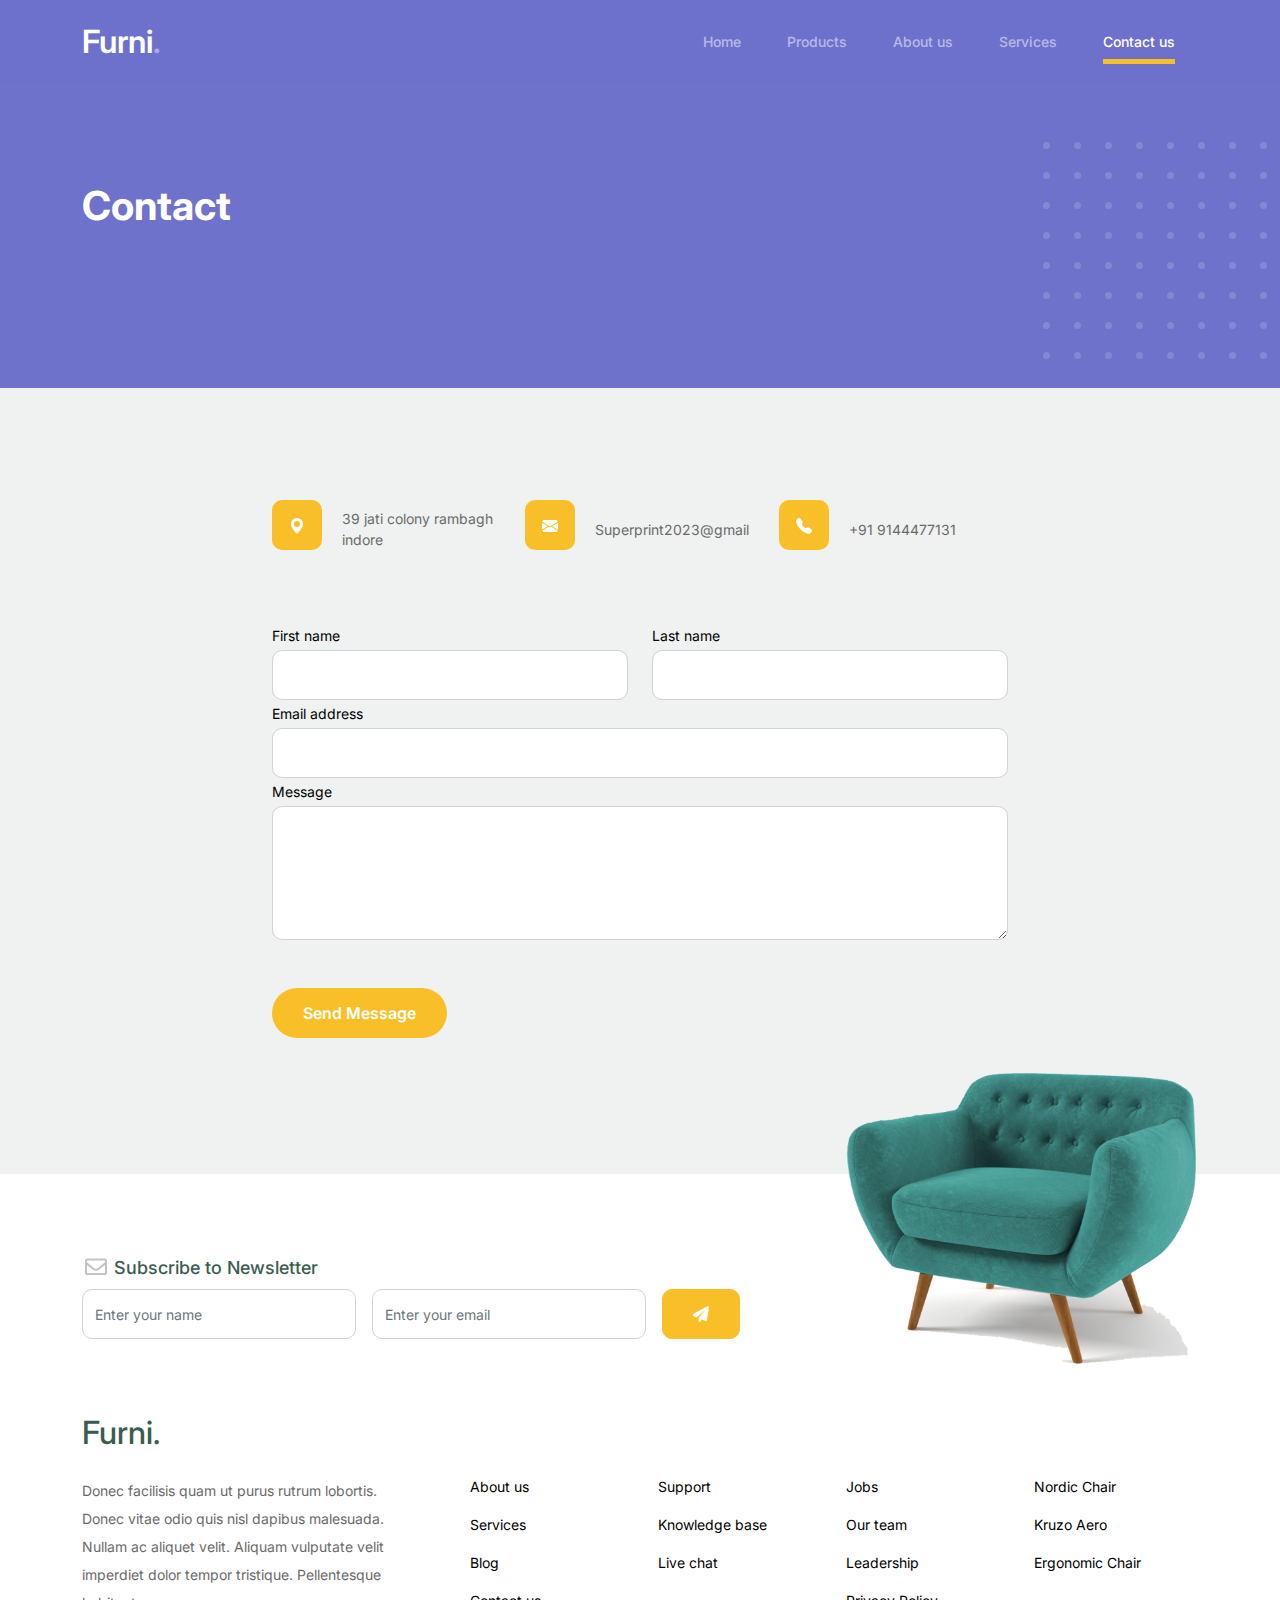
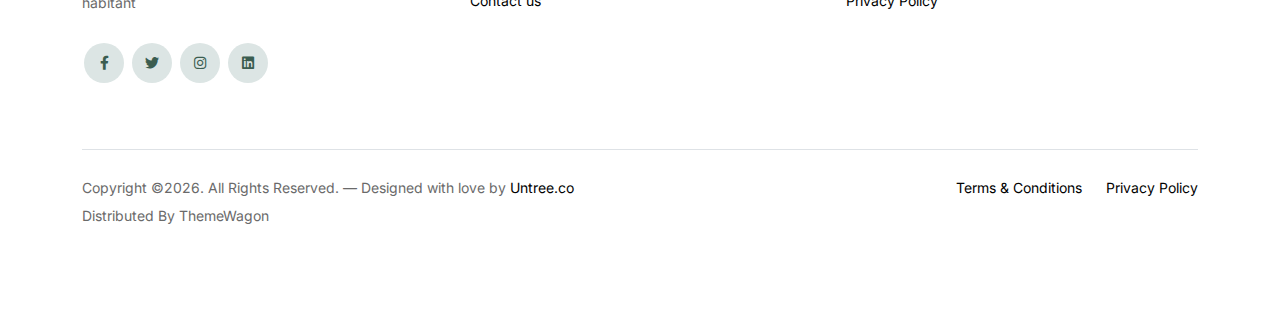
<file: contact.html>
<!doctype html>
<html lang="en">
<head>
  <meta charset="utf-8">
  <meta name="viewport" content="width=device-width, initial-scale=1, shrink-to-fit=no">
  <meta name="author" content="Untree.co">
  <link rel="shortcut icon" href="favicon.png">

  <meta name="description" content="" />
  <meta name="keywords" content="bootstrap, bootstrap4" />

		<!-- Bootstrap CSS -->
		<link href="css/bootstrap.min.css" rel="stylesheet">
		<link href="https://cdnjs.cloudflare.com/ajax/libs/font-awesome/6.0.0-beta3/css/all.min.css" rel="stylesheet">
		<link href="css/tiny-slider.css" rel="stylesheet">
		<link href="css/style.css" rel="stylesheet">
		<title>Furni Free Bootstrap 5 Template for Furniture and Interior Design Websites by Untree.co </title>
	</head>

	<body>

		<!-- Start Header/Navigation -->
		<nav class="custom-navbar navbar navbar navbar-expand-md navbar-dark bg-dark" arial-label="Furni navigation bar">

			<div class="container">
				<a class="navbar-brand" href="index.html">Furni<span>.</span></a>

				<button class="navbar-toggler" type="button" data-bs-toggle="collapse" data-bs-target="#navbarsFurni" aria-controls="navbarsFurni" aria-expanded="false" aria-label="Toggle navigation">
					<span class="navbar-toggler-icon"></span>
				</button>

				<div class="collapse navbar-collapse" id="navbarsFurni">
					<ul class="custom-navbar-nav navbar-nav ms-auto mb-2 mb-md-0">
						<li class="nav-item">
							<a class="nav-link" href="index.html">Home</a>
						</li>
  						<li><a class="nav-link" href="shop.html">Products</a></li>
						<li><a class="nav-link" href="about.html">About us</a></li>
						<li><a class="nav-link" href="services.html">Services</a></li>
 
						<li class="active"><a class="nav-link" href="contact.html">Contact us</a></li>
					</ul>

  
				</div>
			</div>
				
		</nav>
		<!-- End Header/Navigation -->

		<!-- Start Hero Section -->
			<div class="hero">
				<div class="container">
					<div class="row justify-content-between">
						<div class="col-lg-5">
							<div class="intro-excerpt">
								<h1>Contact</h1>
								<p class="mb-4"></p>
								<p></p>
							</div>
						</div>
						<div class="col-lg-7">
							<div class="hero-img-wrap">

							</div>
						</div>
					</div>
				</div>
			</div>
		<!-- End Hero Section -->

		
		<!-- Start Contact Form -->
		<div class="untree_co-section">
      <div class="container ">

        <div class="block">
          <div class="row justify-content-center">


            <div class="col-md-8 col-lg-8 pb-4">


              <div class="row mb-5">
                <div class="col-lg-4">
                  <div  class="service no-shadow align-items-center link horizontal d-flex active" data-aos="fade-left" data-aos-delay="0">
                    <div class="service-icon color-1 mb-4">
                      <svg xmlns="http://www.w3.org/2000/svg" width="16" height="16" fill="currentColor" class="bi bi-geo-alt-fill" viewBox="0 0 16 16">
                        <path d="M8 16s6-5.686 6-10A6 6 0 0 0 2 6c0 4.314 6 10 6 10zm0-7a3 3 0 1 1 0-6 3 3 0 0 1 0 6z"/>
                      </svg>
                    </div> <!-- /.icon -->
                    <div class="service-contents">
                      <p>

						
						39 jati colony rambagh indore </p>
                    </div> <!-- /.service-contents-->
                  </div> <!-- /.service -->
                </div>

                <div class="col-lg-4">
                  <div  class="service no-shadow align-items-center link horizontal d-flex active" data-aos="fade-left" data-aos-delay="0">
                    <div class="service-icon color-1 mb-4">
                      <svg xmlns="http://www.w3.org/2000/svg" width="16" height="16" fill="currentColor" class="bi bi-envelope-fill" viewBox="0 0 16 16">
                        <path d="M.05 3.555A2 2 0 0 1 2 2h12a2 2 0 0 1 1.95 1.555L8 8.414.05 3.555zM0 4.697v7.104l5.803-3.558L0 4.697zM6.761 8.83l-6.57 4.027A2 2 0 0 0 2 14h12a2 2 0 0 0 1.808-1.144l-6.57-4.027L8 9.586l-1.239-.757zm3.436-.586L16 11.801V4.697l-5.803 3.546z"/>
                      </svg>
                    </div> <!-- /.icon -->
                    <div class="service-contents">
                      <p> Superprint2023@gmail </p>
                    </div> <!-- /.service-contents-->
                  </div> <!-- /.service -->
                </div>

                <div class="col-lg-4">
                  <div  class="service no-shadow align-items-center link horizontal d-flex active" data-aos="fade-left" data-aos-delay="0">
                    <div class="service-icon color-1 mb-4">
                      <svg xmlns="http://www.w3.org/2000/svg" width="16" height="16" fill="currentColor" class="bi bi-telephone-fill" viewBox="0 0 16 16">
                        <path fill-rule="evenodd" d="M1.885.511a1.745 1.745 0 0 1 2.61.163L6.29 2.98c.329.423.445.974.315 1.494l-.547 2.19a.678.678 0 0 0 .178.643l2.457 2.457a.678.678 0 0 0 .644.178l2.189-.547a1.745 1.745 0 0 1 1.494.315l2.306 1.794c.829.645.905 1.87.163 2.611l-1.034 1.034c-.74.74-1.846 1.065-2.877.702a18.634 18.634 0 0 1-7.01-4.42 18.634 18.634 0 0 1-4.42-7.009c-.362-1.03-.037-2.137.703-2.877L1.885.511z"/>
                      </svg>
                    </div> <!-- /.icon -->
                    <div class="service-contents">
                      <p>+91 9144477131</p>
                    </div> <!-- /.service-contents-->
                  </div> <!-- /.service -->
                </div>
              </div>

              <form id ="contactForm">
                <div class="row">
                  <div class="col-6">
                    <div class="form-group">
                      <label class="text-black" for="fname">First name</label>
                      <input type="text" class="form-control" id="fname">
                    </div>
                  </div>
                  <div class="col-6">
                    <div class="form-group">
                      <label class="text-black" for="lname">Last name</label>
                      <input type="text" class="form-control" id="lname">
                    </div>
                  </div>
                </div>
                <div class="form-group">
                  <label class="text-black" for="email">Email address</label>
                  <input type="email" class="form-control" id="email">
                </div>

                <div class="form-group mb-5">
                  <label class="text-black" for="message">Message</label>
                  <textarea name="" class="form-control" id="message" cols="30" rows="5"></textarea>
                </div>

                <button type="submit" class="btn btn-primary-hover-outline">Send Message</button>
              </form>

            </div>

          </div>

        </div>

      </div>


    </div>
  </div>

  <!-- End Contact Form -->

		

		<!-- Start Footer Section -->
		<footer class="footer-section">
			<div class="container relative">

				<div class="sofa-img">
					<img src="images/sofa.png" alt="Image" class="img-fluid">
				</div>

				<div class="row">
					<div class="col-lg-8">
						<div class="subscription-form">
							<h3 class="d-flex align-items-center"><span class="me-1"><img src="images/envelope-outline.svg" alt="Image" class="img-fluid"></span><span>Subscribe to Newsletter</span></h3>

							<form action="#" class="row g-3">
								<div class="col-auto">
									<input type="text" class="form-control" placeholder="Enter your name">
								</div>
								<div class="col-auto">
									<input type="email" class="form-control" placeholder="Enter your email">
								</div>
								<div class="col-auto">
									<button class="btn btn-primary">
										<span class="fa fa-paper-plane"></span>
									</button>
								</div>
							</form>

						</div>
					</div>
				</div>

				<div class="row g-5 mb-5">
					<div class="col-lg-4">
						<div class="mb-4 footer-logo-wrap"><a href="#" class="footer-logo">Furni<span>.</span></a></div>
						<p class="mb-4">Donec facilisis quam ut purus rutrum lobortis. Donec vitae odio quis nisl dapibus malesuada. Nullam ac aliquet velit. Aliquam vulputate velit imperdiet dolor tempor tristique. Pellentesque habitant</p>

						<ul class="list-unstyled custom-social">
							<li><a href="#"><span class="fa fa-brands fa-facebook-f"></span></a></li>
							<li><a href="#"><span class="fa fa-brands fa-twitter"></span></a></li>
							<li><a href="#"><span class="fa fa-brands fa-instagram"></span></a></li>
							<li><a href="#"><span class="fa fa-brands fa-linkedin"></span></a></li>
						</ul>
					</div>

					<div class="col-lg-8">
						<div class="row links-wrap">
							<div class="col-6 col-sm-6 col-md-3">
								<ul class="list-unstyled">
									<li><a href="#">About us</a></li>
									<li><a href="#">Services</a></li>
									<li><a href="#">Blog</a></li>
									<li><a href="#">Contact us</a></li>
								</ul>
							</div>

							<div class="col-6 col-sm-6 col-md-3">
								<ul class="list-unstyled">
									<li><a href="#">Support</a></li>
									<li><a href="#">Knowledge base</a></li>
									<li><a href="#">Live chat</a></li>
								</ul>
							</div>

							<div class="col-6 col-sm-6 col-md-3">
								<ul class="list-unstyled">
									<li><a href="#">Jobs</a></li>
									<li><a href="#">Our team</a></li>
									<li><a href="#">Leadership</a></li>
									<li><a href="#">Privacy Policy</a></li>
								</ul>
							</div>

							<div class="col-6 col-sm-6 col-md-3">
								<ul class="list-unstyled">
									<li><a href="#">Nordic Chair</a></li>
									<li><a href="#">Kruzo Aero</a></li>
									<li><a href="#">Ergonomic Chair</a></li>
								</ul>
							</div>
						</div>
					</div>

				</div>

				<div class="border-top copyright">
					<div class="row pt-4">
						<div class="col-lg-6">
							<p class="mb-2 text-center text-lg-start">Copyright &copy;<script>document.write(new Date().getFullYear());</script>. All Rights Reserved. &mdash; Designed with love by <a href="https://untree.co">Untree.co</a> Distributed By <a hreff="https://themewagon.com">ThemeWagon</a>  <!-- License information: https://untree.co/license/ -->
            </p>
						</div>

						<div class="col-lg-6 text-center text-lg-end">
							<ul class="list-unstyled d-inline-flex ms-auto">
								<li class="me-4"><a href="#">Terms &amp; Conditions</a></li>
								<li><a href="#">Privacy Policy</a></li>
							</ul>
						</div>

					</div>
				</div>

			</div>
		</footer>

		<!-- End Footer Section -->	

		<script>document.getElementById('contactForm').addEventListener('submit', function(event) {
			event.preventDefault();
		
			var fname = document.getElementById('fname').value;
			var lname = document.getElementById('lname').value;
			var email = document.getElementById('email').value;
		
			var subject = 'Contact Form Submission';
			var body = 'First Name: ' + fname + '\n' +
					   'Last Name: ' + lname + '\n' +
					   'Email: ' + email;
		
			window.location.href = 'mailto:yourEmail@example.com?subject=' + encodeURIComponent(subject) + '&body=' + encodeURIComponent(body);
		});</script>

		<script src="js/bootstrap.bundle.min.js"></script>
		<script src="js/tiny-slider.js"></script>
		<script src="js/custom.js"></script>
	</body>

</html>
</file>
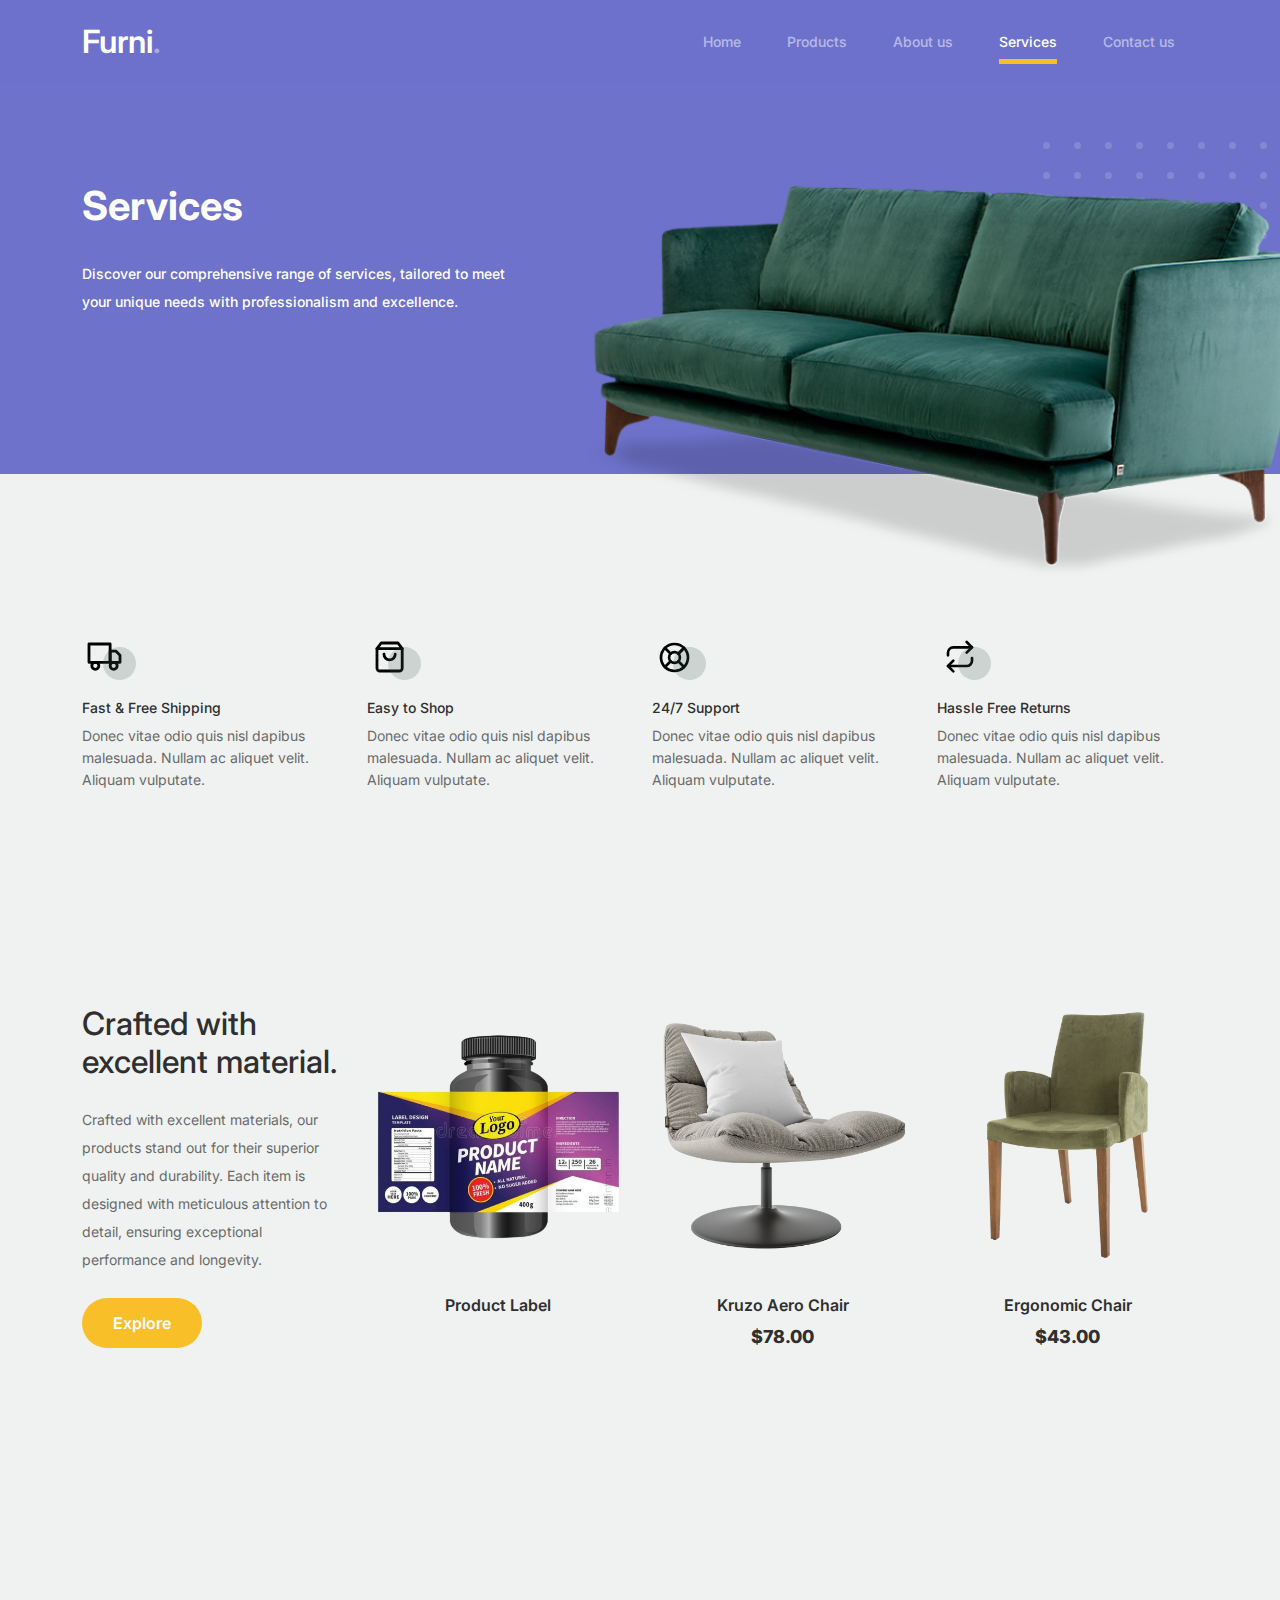
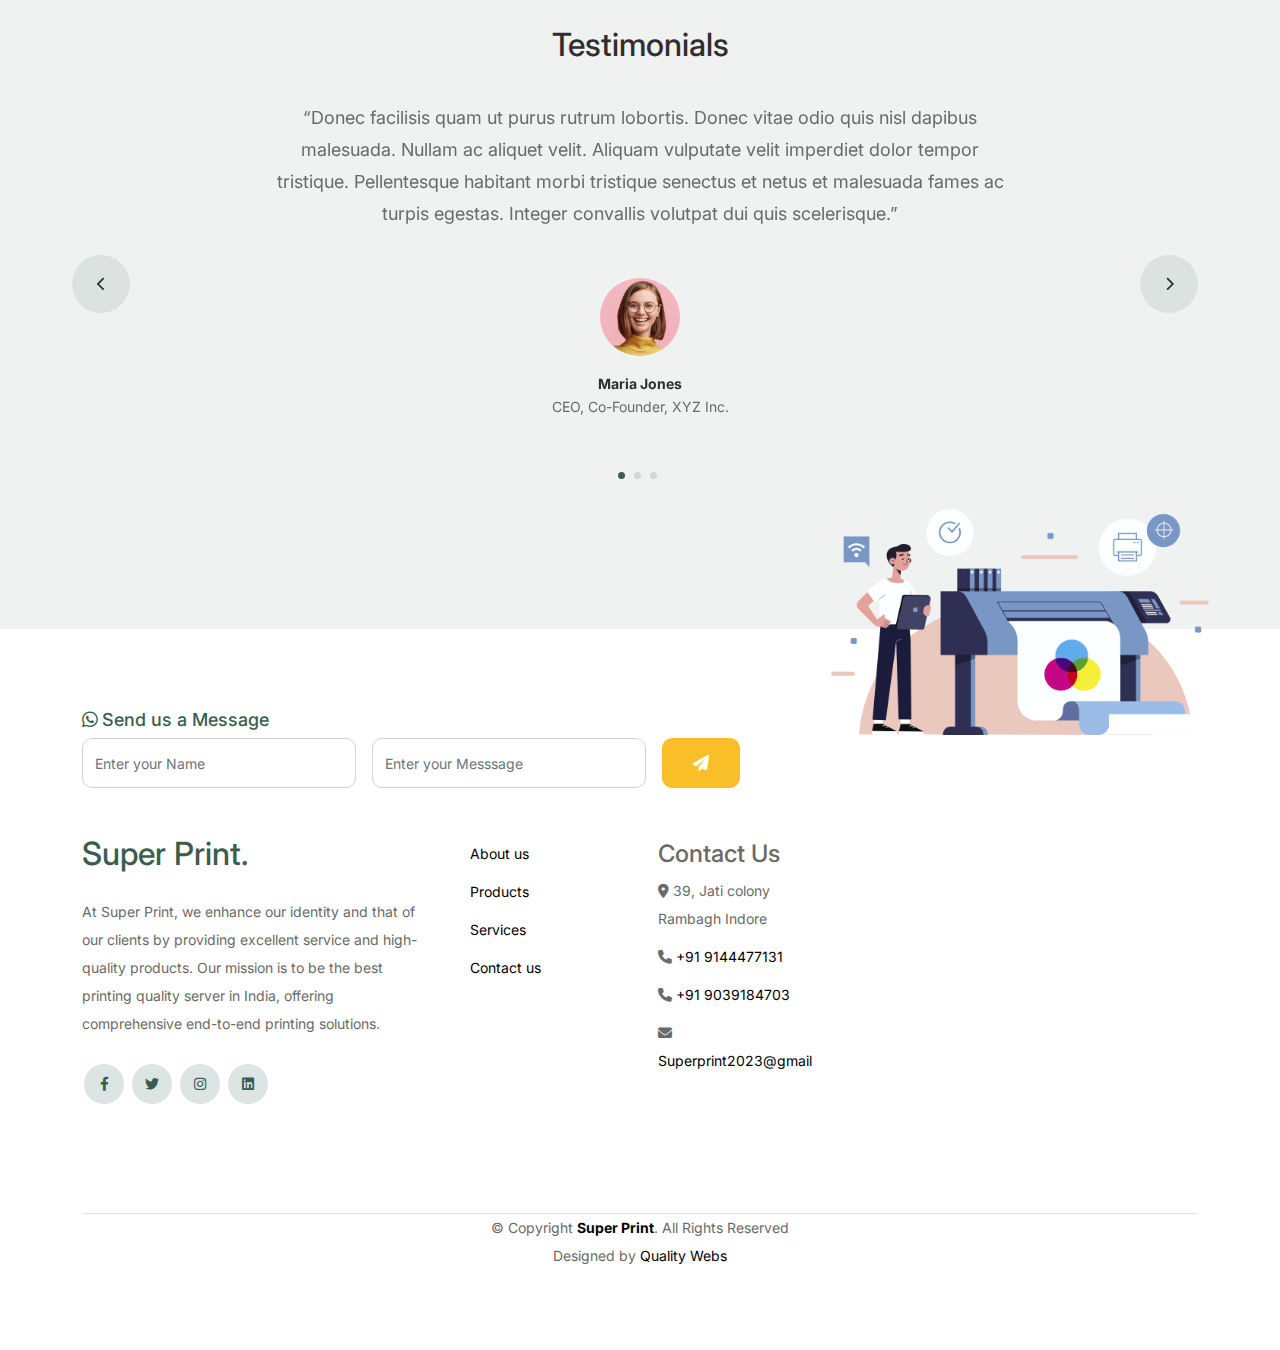
<file: services.html>
<!-- /*
* Bootstrap 5
* Template Name: Furni
* Template Author: Untree.co
* Template URI: https://untree.co/
* License: https://creativecommons.org/licenses/by/3.0/
*/ -->
<!doctype html>
<html lang="en">
<head>
  <meta charset="utf-8">
  <meta name="viewport" content="width=device-width, initial-scale=1, shrink-to-fit=no">
  <meta name="author" content="Untree.co">
  <link rel="shortcut icon" href="favicon.png">

  <meta name="description" content="" />
  <meta name="keywords" content="bootstrap, bootstrap4" />

		<!-- Bootstrap CSS -->
		<link href="css/bootstrap.min.css" rel="stylesheet">
		<link href="https://cdnjs.cloudflare.com/ajax/libs/font-awesome/6.0.0-beta3/css/all.min.css" rel="stylesheet">
		<link href="css/tiny-slider.css" rel="stylesheet">
		<link href="css/style.css" rel="stylesheet">
		<title>Furni Free Bootstrap 5 Template for Furniture and Interior Design Websites by Untree.co </title>
	</head>

	<body>

		<!-- Start Header/Navigation -->
		<nav class="custom-navbar navbar navbar navbar-expand-md navbar-dark bg-dark" arial-label="Furni navigation bar">

			<div class="container">
				<a class="navbar-brand" href="index.html">Furni<span>.</span></a>

				<button class="navbar-toggler" type="button" data-bs-toggle="collapse" data-bs-target="#navbarsFurni" aria-controls="navbarsFurni" aria-expanded="false" aria-label="Toggle navigation">
					<span class="navbar-toggler-icon"></span>
				</button>

				<div class="collapse navbar-collapse" id="navbarsFurni">
					<ul class="custom-navbar-nav navbar-nav ms-auto mb-2 mb-md-0">
						<li class="nav-item">
							<a class="nav-link" href="index.html">Home</a>
						</li>
  						<li><a class="nav-link" href="shop.html">Products</a></li>
						<li><a class="nav-link" href="about.html">About us</a></li>
						<li class="active"><a class="nav-link" href="services.html">Services</a></li>
 
						<li><a class="nav-link" href="contact.html">Contact us</a></li>
					</ul>

  
				</div>
			</div>
				
		</nav>
		<!-- End Header/Navigation -->

		<!-- Start Hero Section -->
			<div class="hero">
				<div class="container">
					<div class="row justify-content-between">
						<div class="col-lg-5">
							<div class="intro-excerpt">
								<h1>Services</h1>
								<p class="mb-4">Discover our comprehensive range of services, tailored to meet your unique needs with professionalism and excellence.</p>
								<p></p>
							</div>
						</div>
						<div class="col-lg-7">
							<div class="hero-img-wrap">
								<img src="images/couch.png" class="img-fluid">
							</div>
						</div>
					</div>
				</div>
			</div>
		<!-- End Hero Section -->

		

		<!-- Start Why Choose Us Section -->
		<div class="why-choose-section">
			<div class="container">
				
				
				<div class="row my-5">
					<div class="col-6 col-md-6 col-lg-3 mb-4">
						<div class="feature">
							<div class="icon">
								<img src="images/truck.svg" alt="Image" class="imf-fluid">
							</div>
							<h3>Fast &amp; Free Shipping</h3>
							<p>Donec vitae odio quis nisl dapibus malesuada. Nullam ac aliquet velit. Aliquam vulputate.</p>
						</div>
					</div>

					<div class="col-6 col-md-6 col-lg-3 mb-4">
						<div class="feature">
							<div class="icon">
								<img src="images/bag.svg" alt="Image" class="imf-fluid">
							</div>
							<h3>Easy to Shop</h3>
							<p>Donec vitae odio quis nisl dapibus malesuada. Nullam ac aliquet velit. Aliquam vulputate.</p>
						</div>
					</div>

					<div class="col-6 col-md-6 col-lg-3 mb-4">
						<div class="feature">
							<div class="icon">
								<img src="images/support.svg" alt="Image" class="imf-fluid">
							</div>
							<h3>24/7 Support</h3>
							<p>Donec vitae odio quis nisl dapibus malesuada. Nullam ac aliquet velit. Aliquam vulputate.</p>
						</div>
					</div>

					<div class="col-6 col-md-6 col-lg-3 mb-4">
						<div class="feature">
							<div class="icon">
								<img src="images/return.svg" alt="Image" class="imf-fluid">
							</div>
							<h3>Hassle Free Returns</h3>
							<p>Donec vitae odio quis nisl dapibus malesuada. Nullam ac aliquet velit. Aliquam vulputate.</p>
						</div>
					</div>

		

				</div>
			
			</div>
		</div>
		<!-- End Why Choose Us Section -->

		<!-- Start Product Section -->
		<div class="product-section pt-0">
			<div class="container">
				<div class="row">

					<!-- Start Column 1 -->
					<div class="col-md-12 col-lg-3 mb-5 mb-lg-0">
						<h2 class="mb-4 section-title">Crafted with excellent material.</h2>
						<p class="mb-4">Crafted with excellent materials, our products stand out for their superior quality and durability. Each item is designed with meticulous attention to detail, ensuring exceptional performance and longevity. </p>
						<p><a href="#" class="btn">Explore</a></p>
					</div> 
					<!-- End Column 1 -->

					<!-- Start Column 2 -->
					<div class="col-12 col-md-4 col-lg-3 mb-5 mb-md-0">
						<a class="product-item" href="#">
							<img src="images/label.png" class="img-fluid product-thumbnail">
							<h3 class="product-title">Product Label</h3>
							<strong class="product-price"></strong>

							<span class="icon-cross">
								<img src="images/cross.svg" class="img-fluid">
							</span>
						</a>
					</div> 
					<!-- End Column 2 -->

					<!-- Start Column 3 -->
					<div class="col-12 col-md-4 col-lg-3 mb-5 mb-md-0">
						<a class="product-item" href="#">
							<img src="images/product-2.png" class="img-fluid product-thumbnail">
							<h3 class="product-title">Kruzo Aero Chair</h3>
							<strong class="product-price">$78.00</strong>

							<span class="icon-cross">
								<img src="images/cross.svg" class="img-fluid">
							</span>
						</a>
					</div>
					<!-- End Column 3 -->

					<!-- Start Column 4 -->
					<div class="col-12 col-md-4 col-lg-3 mb-5 mb-md-0">
						<a class="product-item" href="#">
							<img src="images/product-3.png" class="img-fluid product-thumbnail">
							<h3 class="product-title">Ergonomic Chair</h3>
							<strong class="product-price">$43.00</strong>

							<span class="icon-cross">
								<img src="images/cross.svg" class="img-fluid">
							</span>
						</a>
					</div>
					<!-- End Column 4 -->

				</div>
			</div>
		</div>
		<!-- End Product Section -->

		

		<!-- Start Testimonial Slider -->
		<div class="testimonial-section before-footer-section">
			<div class="container">
				<div class="row">
					<div class="col-lg-7 mx-auto text-center">
						<h2 class="section-title">Testimonials</h2>
					</div>
				</div>

				<div class="row justify-content-center">
					<div class="col-lg-12">
						<div class="testimonial-slider-wrap text-center">

							<div id="testimonial-nav">
								<span class="prev" data-controls="prev"><span class="fa fa-chevron-left"></span></span>
								<span class="next" data-controls="next"><span class="fa fa-chevron-right"></span></span>
							</div>

							<div class="testimonial-slider">
								
								<div class="item">
									<div class="row justify-content-center">
										<div class="col-lg-8 mx-auto">

											<div class="testimonial-block text-center">
												<blockquote class="mb-5">
													<p>&ldquo;Donec facilisis quam ut purus rutrum lobortis. Donec vitae odio quis nisl dapibus malesuada. Nullam ac aliquet velit. Aliquam vulputate velit imperdiet dolor tempor tristique. Pellentesque habitant morbi tristique senectus et netus et malesuada fames ac turpis egestas. Integer convallis volutpat dui quis scelerisque.&rdquo;</p>
												</blockquote>

												<div class="author-info">
													<div class="author-pic">
														<img src="images/person-1.png" alt="Maria Jones" class="img-fluid">
													</div>
													<h3 class="font-weight-bold">Maria Jones</h3>
													<span class="position d-block mb-3">CEO, Co-Founder, XYZ Inc.</span>
												</div>
											</div>

										</div>
									</div>
								</div> 
								<!-- END item -->

								<div class="item">
									<div class="row justify-content-center">
										<div class="col-lg-8 mx-auto">

											<div class="testimonial-block text-center">
												<blockquote class="mb-5">
													<p>&ldquo;Donec facilisis quam ut purus rutrum lobortis. Donec vitae odio quis nisl dapibus malesuada. Nullam ac aliquet velit. Aliquam vulputate velit imperdiet dolor tempor tristique. Pellentesque habitant morbi tristique senectus et netus et malesuada fames ac turpis egestas. Integer convallis volutpat dui quis scelerisque.&rdquo;</p>
												</blockquote>

												<div class="author-info">
													<div class="author-pic">
														<img src="images/person-1.png" alt="Maria Jones" class="img-fluid">
													</div>
													<h3 class="font-weight-bold">Maria Jones</h3>
													<span class="position d-block mb-3">CEO, Co-Founder, XYZ Inc.</span>
												</div>
											</div>

										</div>
									</div>
								</div> 
								<!-- END item -->

								<div class="item">
									<div class="row justify-content-center">
										<div class="col-lg-8 mx-auto">

											<div class="testimonial-block text-center">
												<blockquote class="mb-5">
													<p>&ldquo;Donec facilisis quam ut purus rutrum lobortis. Donec vitae odio quis nisl dapibus malesuada. Nullam ac aliquet velit. Aliquam vulputate velit imperdiet dolor tempor tristique. Pellentesque habitant morbi tristique senectus et netus et malesuada fames ac turpis egestas. Integer convallis volutpat dui quis scelerisque.&rdquo;</p>
												</blockquote>

												<div class="author-info">
													<div class="author-pic">
														<img src="images/person-1.png" alt="Maria Jones" class="img-fluid">
													</div>
													<h3 class="font-weight-bold">Maria Jones</h3>
													<span class="position d-block mb-3">CEO, Co-Founder, XYZ Inc.</span>
												</div>
											</div>

										</div>
									</div>
								</div> 
								<!-- END item -->

							</div>

						</div>
					</div>
				</div>
			</div>
		</div>
		<!-- End Testimonial Slider -->

		

		<!-- Start Footer Section -->
		<footer class="footer-section">
			<div class="container relative">

				<div class="sofa-img">
					<img src="images/footer image.png" alt="Image" class="img-fluid">
				</div>

				<div class="row">
					<div class="col-lg-8">
						<div class="subscription-form">
							<h3 class="d-flex align-items-center"><span class="me-1"><i class="fa-brands fa-whatsapp"></i></span><span>Send us a Message</span></h3>

							<form action="#" class="row g-3">
								<div class="col-auto">
									<input type="text" class="form-control" placeholder="Enter your Name">
								</div>
								<div class="col-auto">
									<input type="email" class="form-control" placeholder="Enter your Messsage">
								</div>
								<div class="col-auto">
									<button class="btn btn-primary">
										<span class="fa fa-paper-plane"></span>
									</button>
								</div>
							</form>

						</div>
					</div>
				</div>


				
				<div class="row g-5 mb-5">
					<div class="col-lg-4" style="
					margin-top: 20px;">
						<div class="mb-4 footer-logo-wrap"><a href="#" class="footer-logo">Super Print<span>.</span></a></div>
						<p class="mb-4">At Super Print, we enhance our identity and that of our clients by providing excellent service and high-quality products. Our mission is to be the best printing quality server in India, offering comprehensive end-to-end printing solutions. </p>

						<ul class="list-unstyled custom-social">
							<li><a href="#"><span class="fa fa-brands fa-facebook-f"></span></a></li>
							<li><a href="#"><span class="fa fa-brands fa-twitter"></span></a></li>
							<li><a href="https://www.instagram.com/superprint_india/"><span class="fa fa-brands fa-instagram"></span></a></li>
							<li><a href="https://www.linkedin.com/in/mukul-sahu-8448b2303/"><span class="fa fa-brands fa-linkedin"></span></a></li>
						</ul>
					</div>

					<div class="col-lg-8" style="margin-top: 10px;">
						<div class="row links-wrap" style="margin-top: 10px;">
							<div class="col-6 col-sm-6 col-md-3">
								<ul class="list-unstyled">
									<li><a href="about.html">About us</a></li>
									<li><a href="shop.html">Products</a></li>
									<li><a href="services.html">Services</a></li>
									<li><a href="contact.html">Contact us</a></li>
								</ul>
							</div>
							
							<div class="col-6 col-sm-6 col-md-3" style="margin-right: 100px;">
								<h4>Contact Us</h4>	
								<ul class="list-unstyled">
									<li><i class="fa-solid fa-location-dot"></i>  39, Jati colony Rambagh Indore </li>
									
									<li><i class="fa-solid fa-phone"></i><a href="tel:+91 9144477131"> +91 9144477131</a></li>
									<li><i class="fa-solid fa-phone"></i><a href="tel:+91 9039184703"> +91 9039184703</a></li>
									<li><i class="fa-solid fa-envelope"></i></i><a href="mailto:Superprint2023@gmail"> Superprint2023@gmail</a></li>
									
								</ul>
							</div>

							<div class="col-6 col-sm-6 col-md-3">
								<ul class="list-unstyled">
									
									<iframe src="https://www.google.com/maps/embed?pb=!1m18!1m12!1m3!1d3680.01993259331!2d75.85773019999999!3d22.727500499999994!2m3!1f0!2f0!3f0!3m2!1i1024!2i768!4f13.1!3m3!1m2!1s0x3962fd0052dcb14b%3A0x63391dbfbcf9d472!2ssuper%20print!5e0!3m2!1sen!2sin!4v1717056366718!5m2!1sen!2sin" width="300" height="300" style="border:0;" allowfullscreen="" loading="lazy" referrerpolicy="no-referrer-when-downgrade"></iframe>
								
								</ul>
							</div>

							
						</div>
					</div>

				</div>

				<!-- <div class="border-top" style="align-content: center;">
					
							<p class="mb-2 text-center text-lg-start">Copyright &copy;:Super Print <br> Designed with love by <a href="https://qualitywebs.online">Quality Webs</a>  
            </p>
						
				</div>

			</div> -->
			<div class="container-credits border-top">
				<div class="copyright">
				  &copy; Copyright <strong><span><a href="index.html">Super Print</a></span></strong>. All Rights Reserved
				</div>
				<div class="credits">
				  Designed by <a href="https://qualitywebs.in/">Quality Webs</a>
				</div>
			  </div>
		</footer>
		<!-- End Footer Section -->	



		<script src="js/bootstrap.bundle.min.js"></script>
		<script src="js/tiny-slider.js"></script>
		<script src="js/custom.js"></script>
	</body>

</html>
</file>
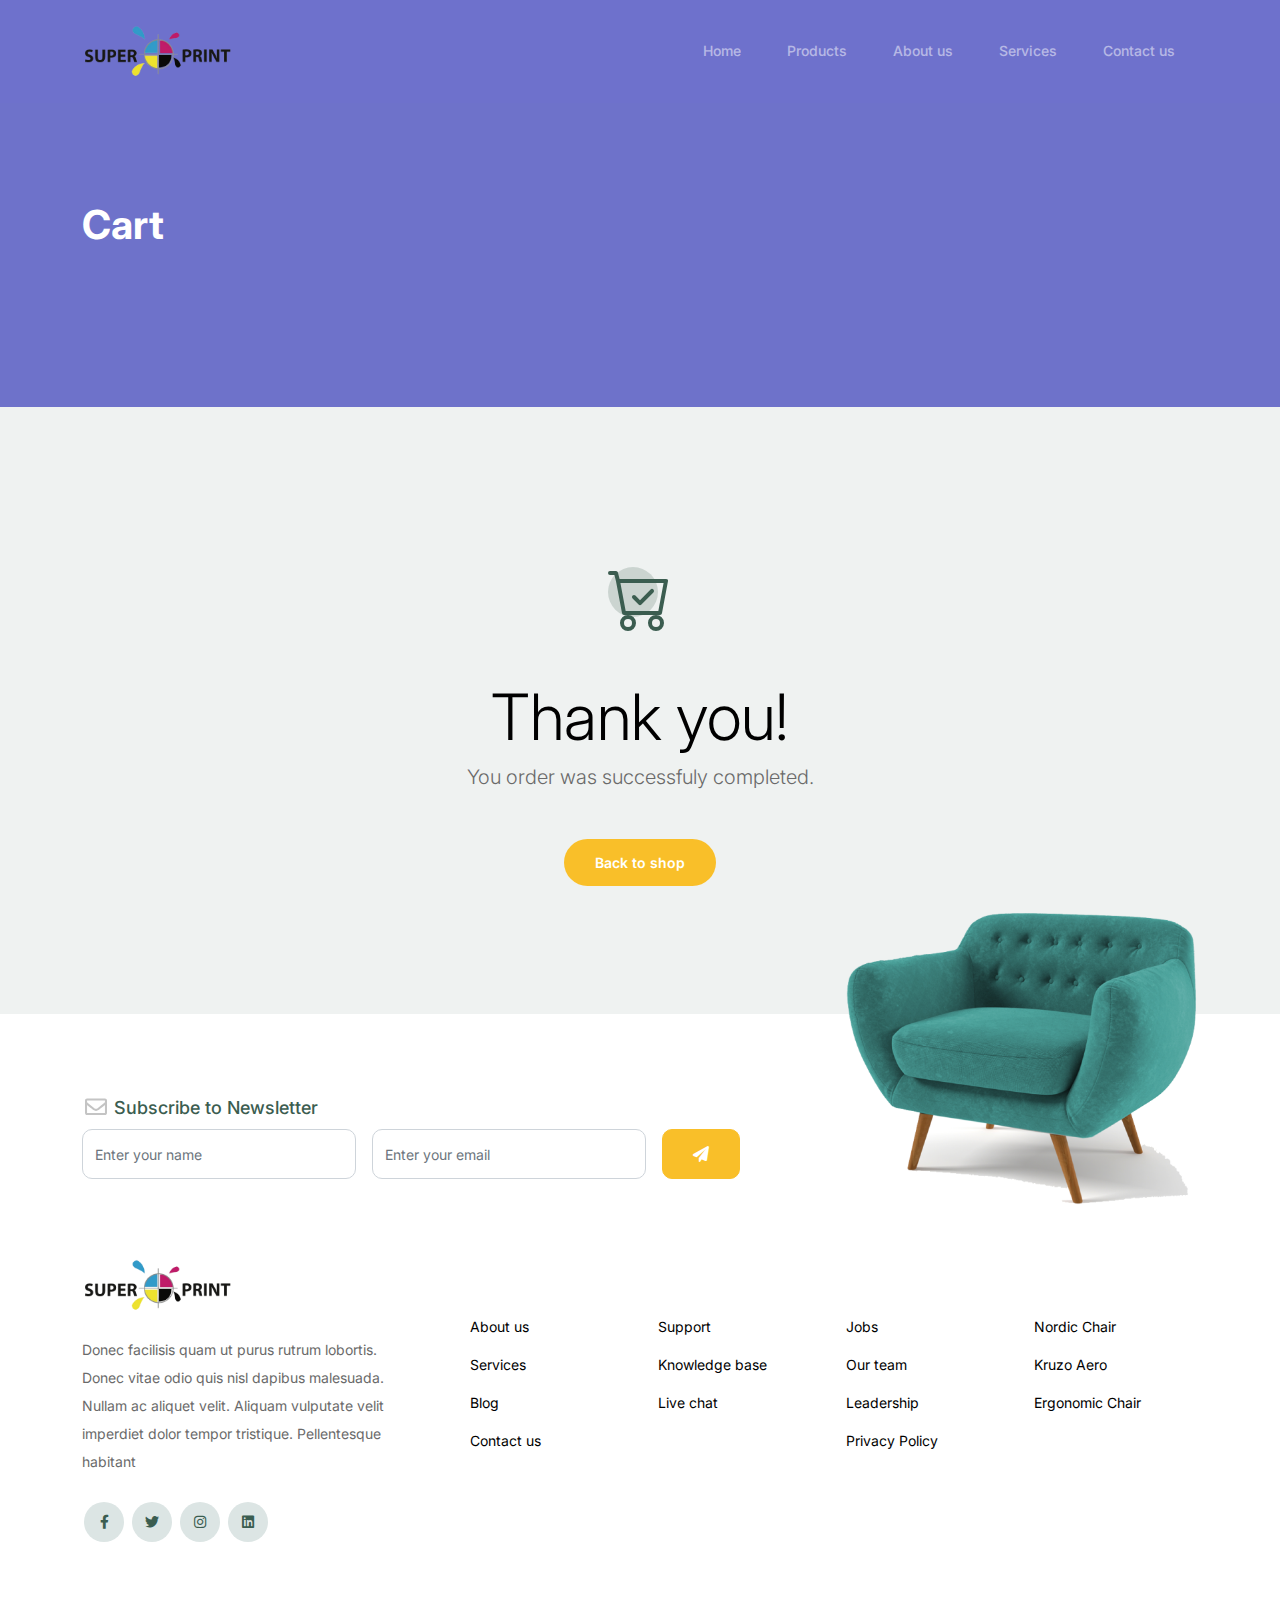
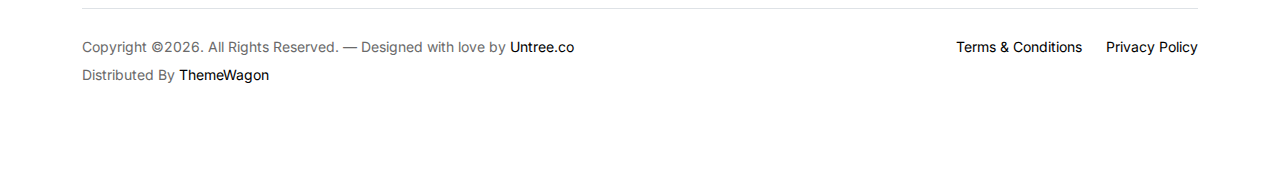
<file: thankyou.html>
<!-- /*
* Bootstrap 5
* Template Name: Furni
* Template Author: Untree.co
* Template URI: https://untree.co/
* License: https://creativecommons.org/licenses/by/3.0/
*/ -->
<!doctype html>
<html lang="en">
<head>
  <meta charset="utf-8">
  <meta name="viewport" content="width=device-width, initial-scale=1, shrink-to-fit=no">
  <meta name="author" content="Untree.co">
  <link rel="shortcut icon" href="favicon.png">

  <meta name="description" content="" />
  <meta name="keywords" content="bootstrap, bootstrap4" />

		<!-- Bootstrap CSS -->
		<link href="css/bootstrap.min.css" rel="stylesheet">
		<link href="https://cdnjs.cloudflare.com/ajax/libs/font-awesome/6.0.0-beta3/css/all.min.css" rel="stylesheet">
		<link href="css/tiny-slider.css" rel="stylesheet">
		<link href="css/style.css" rel="stylesheet">
		<title>Furni Free Bootstrap 5 Template for Furniture and Interior Design Websites by Untree.co </title>
	</head>

	<body>

		<!-- Start Header/Navigation -->
		<nav class="custom-navbar navbar navbar navbar-expand-md navbar-dark bg-dark" arial-label="Furni navigation bar">

			<div class="container">
				<a class="navbar-brand" href="index.html"><img style="width:150px" src="images/logo.png"></a>

				<button class="navbar-toggler" type="button" data-bs-toggle="collapse" data-bs-target="#navbarsFurni" aria-controls="navbarsFurni" aria-expanded="false" aria-label="Toggle navigation">
					<span class="navbar-toggler-icon"></span>
				</button>

				<div class="collapse navbar-collapse" id="navbarsFurni">
					<ul class="custom-navbar-nav navbar-nav ms-auto mb-2 mb-md-0">
						<li class="nav-item ">
							<a class="nav-link" href="index.html">Home</a>
						</li>
  						<li><a class="nav-link" href="shop.html">Products</a></li>
						<li><a class="nav-link" href="about.html">About us</a></li>
						<li><a class="nav-link" href="services.html">Services</a></li>
 
						<li><a class="nav-link" href="contact.html">Contact us</a></li>
					</ul>

  
				</div>
			</div>
				
		</nav>
		<!-- End Header/Navigation -->

		<!-- Start Hero Section -->
			<div class="hero">
				<div class="container">
					<div class="row justify-content-between">
						<div class="col-lg-5">
							<div class="intro-excerpt">
								<h1>Cart</h1>
							</div>
						</div>
						<div class="col-lg-7">
							
						</div>
					</div>
				</div>
			</div>
		<!-- End Hero Section -->

		

		<div class="untree_co-section">
    <div class="container">
      <div class="row">
        <div class="col-md-12 text-center pt-5">
          <span class="display-3 thankyou-icon text-primary">
            <svg width="1em" height="1em" viewBox="0 0 16 16" class="bi bi-cart-check mb-5" fill="currentColor" xmlns="http://www.w3.org/2000/svg">
              <path fill-rule="evenodd" d="M11.354 5.646a.5.5 0 0 1 0 .708l-3 3a.5.5 0 0 1-.708 0l-1.5-1.5a.5.5 0 1 1 .708-.708L8 8.293l2.646-2.647a.5.5 0 0 1 .708 0z"/>
              <path fill-rule="evenodd" d="M0 1.5A.5.5 0 0 1 .5 1H2a.5.5 0 0 1 .485.379L2.89 3H14.5a.5.5 0 0 1 .491.592l-1.5 8A.5.5 0 0 1 13 12H4a.5.5 0 0 1-.491-.408L2.01 3.607 1.61 2H.5a.5.5 0 0 1-.5-.5zM3.102 4l1.313 7h8.17l1.313-7H3.102zM5 12a2 2 0 1 0 0 4 2 2 0 0 0 0-4zm7 0a2 2 0 1 0 0 4 2 2 0 0 0 0-4zm-7 1a1 1 0 1 0 0 2 1 1 0 0 0 0-2zm7 0a1 1 0 1 0 0 2 1 1 0 0 0 0-2z"/>
            </svg>
          </span>
          <h2 class="display-3 text-black">Thank you!</h2>
          <p class="lead mb-5">You order was successfuly completed.</p>
          <p><a href="shop.html" class="btn btn-sm btn-outline-black">Back to shop</a></p>
        </div>
      </div>
    </div>
  </div>

		<!-- Start Footer Section -->
		<footer class="footer-section">
			<div class="container relative">

				<div class="sofa-img">
					<img src="images/sofa.png" alt="Image" class="img-fluid">
				</div>

				<div class="row">
					<div class="col-lg-8">
						<div class="subscription-form">
							<h3 class="d-flex align-items-center"><span class="me-1"><img src="images/envelope-outline.svg" alt="Image" class="img-fluid"></span><span>Subscribe to Newsletter</span></h3>

							<form action="#" class="row g-3">
								<div class="col-auto">
									<input type="text" class="form-control" placeholder="Enter your name">
								</div>
								<div class="col-auto">
									<input type="email" class="form-control" placeholder="Enter your email">
								</div>
								<div class="col-auto">
									<button class="btn btn-primary">
										<span class="fa fa-paper-plane"></span>
									</button>
								</div>
							</form>

						</div>
					</div>
				</div>

				<div class="row g-5 mb-5">
					<div class="col-lg-4">
						<div class="mb-4 footer-logo-wrap"><a href="#" class="footer-logo"><img style="width:150px" src="images/logo.png"></a></div>
						<p class="mb-4">Donec facilisis quam ut purus rutrum lobortis. Donec vitae odio quis nisl dapibus malesuada. Nullam ac aliquet velit. Aliquam vulputate velit imperdiet dolor tempor tristique. Pellentesque habitant</p>

						<ul class="list-unstyled custom-social">
							<li><a href="#"><span class="fa fa-brands fa-facebook-f"></span></a></li>
							<li><a href="#"><span class="fa fa-brands fa-twitter"></span></a></li>
							<li><a href="#"><span class="fa fa-brands fa-instagram"></span></a></li>
							<li><a href="#"><span class="fa fa-brands fa-linkedin"></span></a></li>
						</ul>
					</div>

					<div class="col-lg-8">
						<div class="row links-wrap">
							<div class="col-6 col-sm-6 col-md-3">
								<ul class="list-unstyled">
									<li><a href="#">About us</a></li>
									<li><a href="#">Services</a></li>
									<li><a href="#">Blog</a></li>
									<li><a href="#">Contact us</a></li>
								</ul>
							</div>

							<div class="col-6 col-sm-6 col-md-3">
								<ul class="list-unstyled">
									<li><a href="#">Support</a></li>
									<li><a href="#">Knowledge base</a></li>
									<li><a href="#">Live chat</a></li>
								</ul>
							</div>

							<div class="col-6 col-sm-6 col-md-3">
								<ul class="list-unstyled">
									<li><a href="#">Jobs</a></li>
									<li><a href="#">Our team</a></li>
									<li><a href="#">Leadership</a></li>
									<li><a href="#">Privacy Policy</a></li>
								</ul>
							</div>

							<div class="col-6 col-sm-6 col-md-3">
								<ul class="list-unstyled">
									<li><a href="#">Nordic Chair</a></li>
									<li><a href="#">Kruzo Aero</a></li>
									<li><a href="#">Ergonomic Chair</a></li>
								</ul>
							</div>
						</div>
					</div>

				</div>

				<div class="border-top copyright">
					<div class="row pt-4">
						<div class="col-lg-6">
							<p class="mb-2 text-center text-lg-start">Copyright &copy;<script>document.write(new Date().getFullYear());</script>. All Rights Reserved. &mdash; Designed with love by <a href="https://untree.co">Untree.co</a> Distributed By <a href="https://themewagon.com">ThemeWagon</a> <!-- License information: https://untree.co/license/ -->
            </p>
						</div>

						<div class="col-lg-6 text-center text-lg-end">
							<ul class="list-unstyled d-inline-flex ms-auto">
								<li class="me-4"><a href="#">Terms &amp; Conditions</a></li>
								<li><a href="#">Privacy Policy</a></li>
							</ul>
						</div>

					</div>
				</div>

			</div>
		</footer>
		<!-- End Footer Section -->	


		<script src="js/bootstrap.bundle.min.js"></script>
		<script src="js/tiny-slider.js"></script>
		<script src="js/custom.js"></script>
	</body>

</html>
</file>
<file: css/tiny-slider.css>
.tns-outer{padding:0 !important}.tns-outer [hidden]{display:none !important}.tns-outer [aria-controls],.tns-outer [data-action]{cursor:pointer}.tns-slider{-webkit-transition:all 0s;-moz-transition:all 0s;transition:all 0s}.tns-slider>.tns-item{-webkit-box-sizing:border-box;-moz-box-sizing:border-box;box-sizing:border-box}.tns-horizontal.tns-subpixel{white-space:nowrap}.tns-horizontal.tns-subpixel>.tns-item{display:inline-block;vertical-align:top;white-space:normal}.tns-horizontal.tns-no-subpixel:after{content:'';display:table;clear:both}.tns-horizontal.tns-no-subpixel>.tns-item{float:left}.tns-horizontal.tns-carousel.tns-no-subpixel>.tns-item{margin-right:-100%}.tns-no-calc{position:relative;left:0}.tns-gallery{position:relative;left:0;min-height:1px}.tns-gallery>.tns-item{position:absolute;left:-100%;-webkit-transition:transform 0s, opacity 0s;-moz-transition:transform 0s, opacity 0s;transition:transform 0s, opacity 0s}.tns-gallery>.tns-slide-active{position:relative;left:auto !important}.tns-gallery>.tns-moving{-webkit-transition:all 0.25s;-moz-transition:all 0.25s;transition:all 0.25s}.tns-autowidth{display:inline-block}.tns-lazy-img{-webkit-transition:opacity 0.6s;-moz-transition:opacity 0.6s;transition:opacity 0.6s;opacity:0.6}.tns-lazy-img.tns-complete{opacity:1}.tns-ah{-webkit-transition:height 0s;-moz-transition:height 0s;transition:height 0s}.tns-ovh{overflow:hidden}.tns-visually-hidden{position:absolute;left:-10000em}.tns-transparent{opacity:0;visibility:hidden}.tns-fadeIn{opacity:1;filter:alpha(opacity=100);z-index:0}.tns-normal,.tns-fadeOut{opacity:0;filter:alpha(opacity=0);z-index:-1}.tns-vpfix{white-space:nowrap}.tns-vpfix>div,.tns-vpfix>li{display:inline-block}.tns-t-subp2{margin:0 auto;width:310px;position:relative;height:10px;overflow:hidden}.tns-t-ct{width:2333.3333333%;width:-webkit-calc(100% * 70 / 3);width:-moz-calc(100% * 70 / 3);width:calc(100% * 70 / 3);position:absolute;right:0}.tns-t-ct:after{content:'';display:table;clear:both}.tns-t-ct>div{width:1.4285714%;width:-webkit-calc(100% / 70);width:-moz-calc(100% / 70);width:calc(100% / 70);height:10px;float:left}

/*# sourceMappingURL=sourcemaps/tiny-slider.css.map */
</file>
<file: css/style.css>
/*
* Template Name: UntreeStore
* Template Author: Untree.co
* Author URI: https://untree.co/
* License: https://creativecommons.org/licenses/by/3.0/
*/
@import url("https://fonts.googleapis.com/css2?family=Inter:wght@400;500;600;700;800&display=swap");
body {
  overflow-x: hidden;
  position: relative; }

body {
  font-family: "Inter", sans-serif;
  font-weight: 400;
  line-height: 28px;
  color: #6a6a6a;
  font-size: 14px;
  background-color: #eff2f1; }

a {
  text-decoration: none;
  -webkit-transition: .3s all ease;
  -o-transition: .3s all ease;
  transition: .3s all ease;
  color: #2f2f2f;
  text-decoration: underline; }
  a:hover {
    color: #2f2f2f;
    text-decoration: none; }
  a.more {
    font-weight: 600; }

.custom-navbar {
  background: #6e71cc !important  ;
  padding-top: 20px;
  padding-bottom: 20px; }
  .custom-navbar .navbar-brand {
    font-size: 32px;
    font-weight: 600; }
    .custom-navbar .navbar-brand > span {
      opacity: .4; }
  .custom-navbar .navbar-toggler {
    border-color: transparent; }
    .custom-navbar .navbar-toggler:active, .custom-navbar .navbar-toggler:focus {
      -webkit-box-shadow: none;
      box-shadow: none;
      outline: none; }
  @media (min-width: 992px) {
    .custom-navbar .custom-navbar-nav li {
      margin-left: 15px;
      margin-right: 15px; } }
  .custom-navbar .custom-navbar-nav li a {
    font-weight: 500;
    color: #ffffff !important;
    opacity: .5;
    -webkit-transition: .3s all ease;
    -o-transition: .3s all ease;
    transition: .3s all ease;
    position: relative; }
    @media (min-width: 768px) {
      .custom-navbar .custom-navbar-nav li a:before {
        content: "";
        position: absolute;
        bottom: 0;
        left: 8px;
        right: 8px;
        background: #f9bf29;
        height: 5px;
        opacity: 1;
        visibility: visible;
        width: 0;
        -webkit-transition: .15s all ease-out;
        -o-transition: .15s all ease-out;
        transition: .15s all ease-out; } }
    .custom-navbar .custom-navbar-nav li a:hover {
      opacity: 1; }
      .custom-navbar .custom-navbar-nav li a:hover:before {
        width: calc(100% - 16px); }
  .custom-navbar .custom-navbar-nav li.active a {
    opacity: 1; }
    .custom-navbar .custom-navbar-nav li.active a:before {
      width: calc(100% - 16px); }
  .custom-navbar .custom-navbar-cta {
    margin-left: 0 !important;
    -webkit-box-orient: horizontal;
    -webkit-box-direction: normal;
    -ms-flex-direction: row;
    flex-direction: row; }
    @media (min-width: 768px) {
      .custom-navbar .custom-navbar-cta {
        margin-left: 40px !important; } }
    .custom-navbar .custom-navbar-cta li {
      margin-left: 0px;
      margin-right: 0px; }
      .custom-navbar .custom-navbar-cta li:first-child {
        margin-right: 20px; }

.hero {
  background: #6e72ca;
  padding: calc(4rem - 30px) 0 0rem 0; }
  @media (min-width: 768px) {
    .hero {
      padding: calc(4rem - 30px) 0 4rem 0; } }
  @media (min-width: 992px) {
    .hero {
      padding: calc(8rem - 30px) 0 8rem 0; } }
  .hero .intro-excerpt {
    position: relative;
    z-index: 4; }
    @media (min-width: 992px) {
      .hero .intro-excerpt {
        max-width: 450px; } }
  .hero h1 {
    font-weight: 700;
    color: #ffffff;
    margin-bottom: 30px; }
    @media (min-width: 1400px) {
      .hero h1 {
        font-size: 54px; } }
  .hero p {
    font-weight:500;
    color: white;
    margin-bottom: 30px; }
  .hero .hero-img-wrap {
    position: relative; }
    .hero .hero-img-wrap img {
      position: relative;
      top: 0px;
      right: 0px;
      z-index: 2;
      max-width: 780px;
      left: -20px; }
      @media (min-width: 768px) {
        .hero .hero-img-wrap img {
          
          right: 0px;
          left: -100px; } }
      @media (min-width: 992px) {
        .hero .hero-img-wrap img {
          left: 0px;
          top: -80px;
          position: absolute;
          right: -50px; } }
      @media (min-width: 1200px) {
        .hero .hero-img-wrap img {
          left: 0px;
          top: -100px;
          right: -100px; } }
    .hero .hero-img-wrap:after {
      content: "";
      position: absolute;
      width: 255px;
      height: 217px;
      background-image: url("../images/dots-light.svg");
      background-size: contain;
      background-repeat: no-repeat;
      right: -100px;
      top: -0px; }
      @media (min-width: 1200px) {
        .hero .hero-img-wrap:after {
          top: -40px; } }
          @media (max-width: 768px) {
            .hero-img-wrap {
                display: none;
            }
        }
          

.btn {
  font-weight: 600;
  padding: 12px 30px;
  border-radius: 30px;
  color: #ffffff;
  background: #f9bf29;
   }
  .btn:hover {
    color: #ffffff;
    background: #222222;
    border-color: #222222; }
  .btn:active, .btn:focus {
    outline: none !important;
    -webkit-box-shadow: none;
    box-shadow: none; }
  .btn.btn-primary {
    background: #f9bf29;
    border-color: #f9bf29; }
    .btn.btn-primary:hover {
      background: #314d43;
      border-color: #314d43; }
  .btn.btn-secondary {
    color: #2f2f2f;
    background: #f9bf29;
    border-color: #f9bf29; }
    .btn.btn-secondary:hover {
      background: #f8b810;
      border-color: #f8b810; }
  .btn.btn-white-outline {
    background: transparent;
    border-width: 2px;
    border-color: rgba(255, 255, 255, 0.3); }
    .btn.btn-white-outline:hover {
      border-color: white;
      color: #ffffff; }

.section-title {
  color: #2f2f2f; }

.product-section {
  padding: 7rem 0; }
  .product-section .product-item {
    text-align: center;
    text-decoration: none;
    display: block;
    position: relative;
    padding-bottom: 50px;
    cursor: pointer; }
    .product-section .product-item .product-thumbnail {
      margin-bottom: 30px;
      position: relative;
      top: 0;
      -webkit-transition: .3s all ease;
      -o-transition: .3s all ease;
      transition: .3s all ease; }
    .product-section .product-item h3 {
      font-weight: 600;
      font-size: 16px; }
    .product-section .product-item strong {
      font-weight: 800 !important;
      font-size: 18px !important; }
    .product-section .product-item h3, .product-section .product-item strong {
      color: #2f2f2f;
      text-decoration: none; }
    .product-section .product-item .icon-cross {
      position: absolute;
      width: 35px;
      height: 35px;
      display: inline-block;
      background: #2f2f2f;
      bottom: 15px;
      left: 50%;
      -webkit-transform: translateX(-50%);
      -ms-transform: translateX(-50%);
      transform: translateX(-50%);
      margin-bottom: -17.5px;
      border-radius: 50%;
      opacity: 0;
      visibility: hidden;
      -webkit-transition: .3s all ease;
      -o-transition: .3s all ease;
      transition: .3s all ease; }
      .product-section .product-item .icon-cross img {
        position: absolute;
        left: 50%;
        top: 50%;
        -webkit-transform: translate(-50%, -50%);
        -ms-transform: translate(-50%, -50%);
        transform: translate(-50%, -50%); }
    .product-section .product-item:before {
      bottom: 0;
      left: 0;
      right: 0;
      position: absolute;
      content: "";
      background: #dce5e4;
      height: 0%;
      z-index: -1;
      border-radius: 10px;
      -webkit-transition: .3s all ease;
      -o-transition: .3s all ease;
      transition: .3s all ease; }
    .product-section .product-item:hover .product-thumbnail {
      top: -25px; }
    .product-section .product-item:hover .icon-cross {
      bottom: 0;
      opacity: 1;
      visibility: visible; }
    .product-section .product-item:hover:before {
      height: 70%; }

.why-choose-section {
  padding: 7rem 0; }
  .why-choose-section .img-wrap {
    position: relative; }
    .why-choose-section .img-wrap:before {
      position: absolute;
      content: "";
      width: 255px;
      height: 217px;
      background-image: url("../images/dots-yellow.svg");
      background-repeat: no-repeat;
      background-size: contain;
      -webkit-transform: translate(-40%, -40%);
      -ms-transform: translate(-40%, -40%);
      transform: translate(-40%, -40%);
      z-index: -1; }
    .why-choose-section .img-wrap img {
      border-radius: 20px; }

.feature {
  margin-bottom: 30px; }
  .feature .icon {
    display: inline-block;
    position: relative;
    margin-bottom: 20px; }
    .feature .icon:before {
      content: "";
      width: 33px;
      height: 33px;
      position: absolute;
      background: rgba(59, 93, 80, 0.2);
      border-radius: 50%;
      right: -8px;
      bottom: 0; }
  .feature h3 {
    font-size: 14px;
    color: #2f2f2f; }
  .feature p {
    font-size: 14px;
    line-height: 22px;
    color: #6a6a6a; }

.we-help-section {
  padding: 7rem 0; }
  .we-help-section .imgs-grid {
    display: -ms-grid;
    display: grid;
    -ms-grid-columns: (1fr)[27];
    grid-template-columns: repeat(27, 1fr);
    position: relative; }
    .we-help-section .imgs-grid:before {
      position: absolute;
      content: "";
      width: 255px;
      height: 217px;
      background-image: url("../images/dots-green.svg");
      background-size: contain;
      background-repeat: no-repeat;
      -webkit-transform: translate(-40%, -40%);
      -ms-transform: translate(-40%, -40%);
      transform: translate(-40%, -40%);
      z-index: -1; }
    .we-help-section .imgs-grid .grid {
      position: relative; }
      .we-help-section .imgs-grid .grid img {
        border-radius: 20px;
        max-width: 100%; }
      .we-help-section .imgs-grid .grid.grid-1 {
        -ms-grid-column: 1;
        -ms-grid-column-span: 18;
        grid-column: 1 / span 18;
        -ms-grid-row: 1;
        -ms-grid-row-span: 27;
        grid-row: 1 / span 27; }
      .we-help-section .imgs-grid .grid.grid-2 {
        -ms-grid-column: 19;
        -ms-grid-column-span: 27;
        grid-column: 19 / span 27;
        -ms-grid-row: 1;
        -ms-grid-row-span: 5;
        grid-row: 1 / span 5;
        padding-left: 20px; }
      .we-help-section .imgs-grid .grid.grid-3 {
        -ms-grid-column: 14;
        -ms-grid-column-span: 16;
        grid-column: 14 / span 16;
        -ms-grid-row: 6;
        -ms-grid-row-span: 27;
        grid-row: 6 / span 27;
        padding-top: 20px; }

.custom-list {
  width: 100%; }
  .custom-list li {
    display: inline-block;
    width: calc(50% - 20px);
    margin-bottom: 12px;
    line-height: 1.5;
    position: relative;
    padding-left: 20px; }
    .custom-list li:before {
      content: "";
      width: 8px;
      height: 8px;
      border-radius: 50%;
      border: 2px solid #3b5d50;
      position: absolute;
      left: 0;
      top: 8px; }

.popular-product {
  padding: 0 0 7rem 0; }
  .popular-product .product-item-sm h3 {
    font-size: 14px;
    font-weight: 700;
    color: #2f2f2f; }
  .popular-product .product-item-sm a {
    text-decoration: none;
    color: #2f2f2f;
    -webkit-transition: .3s all ease;
    -o-transition: .3s all ease;
    transition: .3s all ease; }
    .popular-product .product-item-sm a:hover {
      color: rgba(47, 47, 47, 0.5); }
  .popular-product .product-item-sm p {
    line-height: 1.4;
    margin-bottom: 10px;
    font-size: 14px; }
  .popular-product .product-item-sm .thumbnail {
    margin-right: 10px;
    -webkit-box-flex: 0;
    -ms-flex: 0 0 120px;
    flex: 0 0 120px;
    position: relative; }
    .popular-product .product-item-sm .thumbnail:before {
      content: "";
      position: absolute;
      border-radius: 20px;
      background: #dce5e4;
      width: 98px;
      height: 98px;
      top: 50%;
      left: 50%;
      -webkit-transform: translate(-50%, -50%);
      -ms-transform: translate(-50%, -50%);
      transform: translate(-50%, -50%);
      z-index: -1; }

.testimonial-section {
  padding: 3rem 0 7rem 0; }

.testimonial-slider-wrap {
  position: relative; }
  .testimonial-slider-wrap .tns-inner {
    padding-top: 30px; }
  .testimonial-slider-wrap .item .testimonial-block blockquote {
    font-size: 16px; }
    @media (min-width: 768px) {
      .testimonial-slider-wrap .item .testimonial-block blockquote {
        line-height: 32px;
        font-size: 18px; } }
  .testimonial-slider-wrap .item .testimonial-block .author-info .author-pic {
    margin-bottom: 20px; }
    .testimonial-slider-wrap .item .testimonial-block .author-info .author-pic img {
      max-width: 80px;
      border-radius: 50%; }
  .testimonial-slider-wrap .item .testimonial-block .author-info h3 {
    font-size: 14px;
    font-weight: 700;
    color: #2f2f2f;
    margin-bottom: 0; }
  .testimonial-slider-wrap #testimonial-nav {
    position: absolute;
    top: 50%;
    z-index: 99;
    width: 100%;
    display: none; }
    @media (min-width: 768px) {
      .testimonial-slider-wrap #testimonial-nav {
        display: block; } }
    .testimonial-slider-wrap #testimonial-nav > span {
      cursor: pointer;
      position: absolute;
      width: 58px;
      height: 58px;
      line-height: 58px;
      border-radius: 50%;
      background: rgba(59, 93, 80, 0.1);
      color: #2f2f2f;
      -webkit-transition: .3s all ease;
      -o-transition: .3s all ease;
      transition: .3s all ease; }
      .testimonial-slider-wrap #testimonial-nav > span:hover {
        background: #3b5d50;
        color: #ffffff; }
    .testimonial-slider-wrap #testimonial-nav .prev {
      left: -10px; }
    .testimonial-slider-wrap #testimonial-nav .next {
      right: 0; }
  .testimonial-slider-wrap .tns-nav {
    position: absolute;
    bottom: -50px;
    left: 50%;
    -webkit-transform: translateX(-50%);
    -ms-transform: translateX(-50%);
    transform: translateX(-50%); }
    .testimonial-slider-wrap .tns-nav button {
      background: none;
      border: none;
      display: inline-block;
      position: relative;
      width: 0 !important;
      height: 7px !important;
      margin: 2px; }
      .testimonial-slider-wrap .tns-nav button:active, .testimonial-slider-wrap .tns-nav button:focus, .testimonial-slider-wrap .tns-nav button:hover {
        outline: none;
        -webkit-box-shadow: none;
        box-shadow: none;
        background: none; }
      .testimonial-slider-wrap .tns-nav button:before {
        display: block;
        width: 7px;
        height: 7px;
        left: 0;
        top: 0;
        position: absolute;
        content: "";
        border-radius: 50%;
        -webkit-transition: .3s all ease;
        -o-transition: .3s all ease;
        transition: .3s all ease;
        background-color: #d6d6d6; }
      .testimonial-slider-wrap .tns-nav button:hover:before, .testimonial-slider-wrap .tns-nav button.tns-nav-active:before {
        background-color: #3b5d50; }

.before-footer-section {
  padding: 7rem 0 12rem 0 !important; }

.blog-section {
  padding: 7rem 0 12rem 0; }
  .blog-section .post-entry a {
    text-decoration: none; }
  .blog-section .post-entry .post-thumbnail {
    display: block;
    margin-bottom: 20px; }
    .blog-section .post-entry .post-thumbnail img {
      border-radius: 20px;
      -webkit-transition: .3s all ease;
      -o-transition: .3s all ease;
      transition: .3s all ease; }
  .blog-section .post-entry .post-content-entry {
    padding-left: 15px;
    padding-right: 15px; }
    .blog-section .post-entry .post-content-entry h3 {
      font-size: 16px;
      margin-bottom: 0;
      font-weight: 600;
      margin-bottom: 7px; }
    .blog-section .post-entry .post-content-entry .meta {
      font-size: 14px; }
      .blog-section .post-entry .post-content-entry .meta a {
        font-weight: 600; }
  .blog-section .post-entry:hover .post-thumbnail img, .blog-section .post-entry:focus .post-thumbnail img {
    opacity: .7; }

.footer-section {
  padding: 80px 0;
  background: #ffffff; }
  .footer-section .relative {
    position: relative; }
  .footer-section a {
    text-decoration: none;
    color: black;
    -webkit-transition: .3s all ease;
    -o-transition: .3s all ease;
    transition: .3s all ease; }
    .footer-section a:hover {
      color: rgba(47, 47, 47, 0.5); }
  .footer-section .subscription-form {
    margin-bottom: 40px;
    position: relative;
    z-index: 2;
    margin-top: 100px; }
    @media (min-width: 992px) {
      .footer-section .subscription-form {
        margin-top: 0px;
        margin-bottom: 80px; } }
    .footer-section .subscription-form h3 {
      font-size: 18px;
      font-weight: 500;
      color: #3b5d50; }
    .footer-section .subscription-form .form-control {
      height: 50px;
      border-radius: 10px;
      font-family: "Inter", sans-serif; }
      .footer-section .subscription-form .form-control:active, .footer-section .subscription-form .form-control:focus {
        outline: none;
        -webkit-box-shadow: none;
        box-shadow: none;
        border-color: #3b5d50;
        -webkit-box-shadow: 0 1px 4px 0 rgba(0, 0, 0, 0.2);
        box-shadow: 0 1px 4px 0 rgba(0, 0, 0, 0.2); }
      .footer-section .subscription-form .form-control::-webkit-input-placeholder {
        font-size: 14px; }
      .footer-section .subscription-form .form-control::-moz-placeholder {
        font-size: 14px; }
      .footer-section .subscription-form .form-control:-ms-input-placeholder {
        font-size: 14px; }
      .footer-section .subscription-form .form-control:-moz-placeholder {
        font-size: 14px; }
    .footer-section .subscription-form .btn {
      border-radius: 10px !important; }
  .footer-section .sofa-img {
    position: absolute;
    top: -200px;
    z-index: 1;
    right: 0; }
    .footer-section .sofa-img img {
      max-width: 380px; }
  .footer-section .links-wrap {
    margin-top: 0px; }
    @media (min-width: 992px) {
      .footer-section .links-wrap {
        margin-top: 54px; } }
    .footer-section .links-wrap ul li {
      margin-bottom: 10px; }
  .footer-section .footer-logo-wrap .footer-logo {
    font-size: 32px;
    font-weight: 500;
    text-decoration: none;
    color: #3b5d50; }
  .footer-section .custom-social li {
    margin: 2px;
    display: inline-block; }
    .footer-section .custom-social li a {
      width: 40px;
      height: 40px;
      text-align: center;
      line-height: 40px;
      display: inline-block;
      background: #dce5e4;
      color: #3b5d50;
      border-radius: 50%; }
      .footer-section .custom-social li a:hover {
        background: #3b5d50;
        color: #ffffff; }
  .footer-section .border-top {
    border-color: #dce5e4; }
    .footer-section .border-top.copyright {
      font-size: 14px !important; }

.untree_co-section {
  padding: 7rem 0; }

.form-control {
  height: 50px;
  border-radius: 10px;
  font-family: "Inter", sans-serif; }
  .form-control:active, .form-control:focus {
    outline: none;
    -webkit-box-shadow: none;
    box-shadow: none;
    border-color: #3b5d50;
    -webkit-box-shadow: 0 1px 4px 0 rgba(0, 0, 0, 0.2);
    box-shadow: 0 1px 4px 0 rgba(0, 0, 0, 0.2); }
  .form-control::-webkit-input-placeholder {
    font-size: 14px; }
  .form-control::-moz-placeholder {
    font-size: 14px; }
  .form-control:-ms-input-placeholder {
    font-size: 14px; }
  .form-control:-moz-placeholder {
    font-size: 14px; }

.service {
  line-height: 1.5; }
  .service .service-icon {
    border-radius: 10px;
    -webkit-box-flex: 0;
    -ms-flex: 0 0 50px;
    flex: 0 0 50px;
    height: 50px;
    line-height: 50px;
    text-align: center;
    background: #f9bf29;
    margin-right: 20px;
    color: #ffffff; }

textarea {
  height: auto !important; }

.site-blocks-table {
  overflow: auto; }
  .site-blocks-table .product-thumbnail {
    width: 200px; }
  .site-blocks-table .btn {
    padding: 2px 10px; }
  .site-blocks-table thead th {
    padding: 30px;
    text-align: center;
    border-width: 0px !important;
    vertical-align: middle;
    color: rgba(0, 0, 0, 0.8);
    font-size: 18px; }
  .site-blocks-table td {
    padding: 20px;
    text-align: center;
    vertical-align: middle;
    color: rgba(0, 0, 0, 0.8); }
  .site-blocks-table tbody tr:first-child td {
    border-top: 1px solid #3b5d50 !important; }
  .site-blocks-table .btn {
    background: none !important;
    color: #000000;
    border: none;
    height: auto !important; }

.site-block-order-table th {
  border-top: none !important;
  border-bottom-width: 1px !important; }

.site-block-order-table td, .site-block-order-table th {
  color: #000000; }

.couponcode-wrap input {
  border-radius: 10px !important; }

.text-primary {
  color: #3b5d50 !important; }

.thankyou-icon {
  position: relative;
  color: #3b5d50; }
  .thankyou-icon:before {
    position: absolute;
    content: "";
    width: 50px;
    height: 50px;
    border-radius: 50%;
    background: rgba(59, 93, 80, 0.2); }

    .container-credits {
      text-align: center;
      display: flex;
      flex-direction: column;
      justify-content: center;
      align-items: center;
     
    }
</file>
